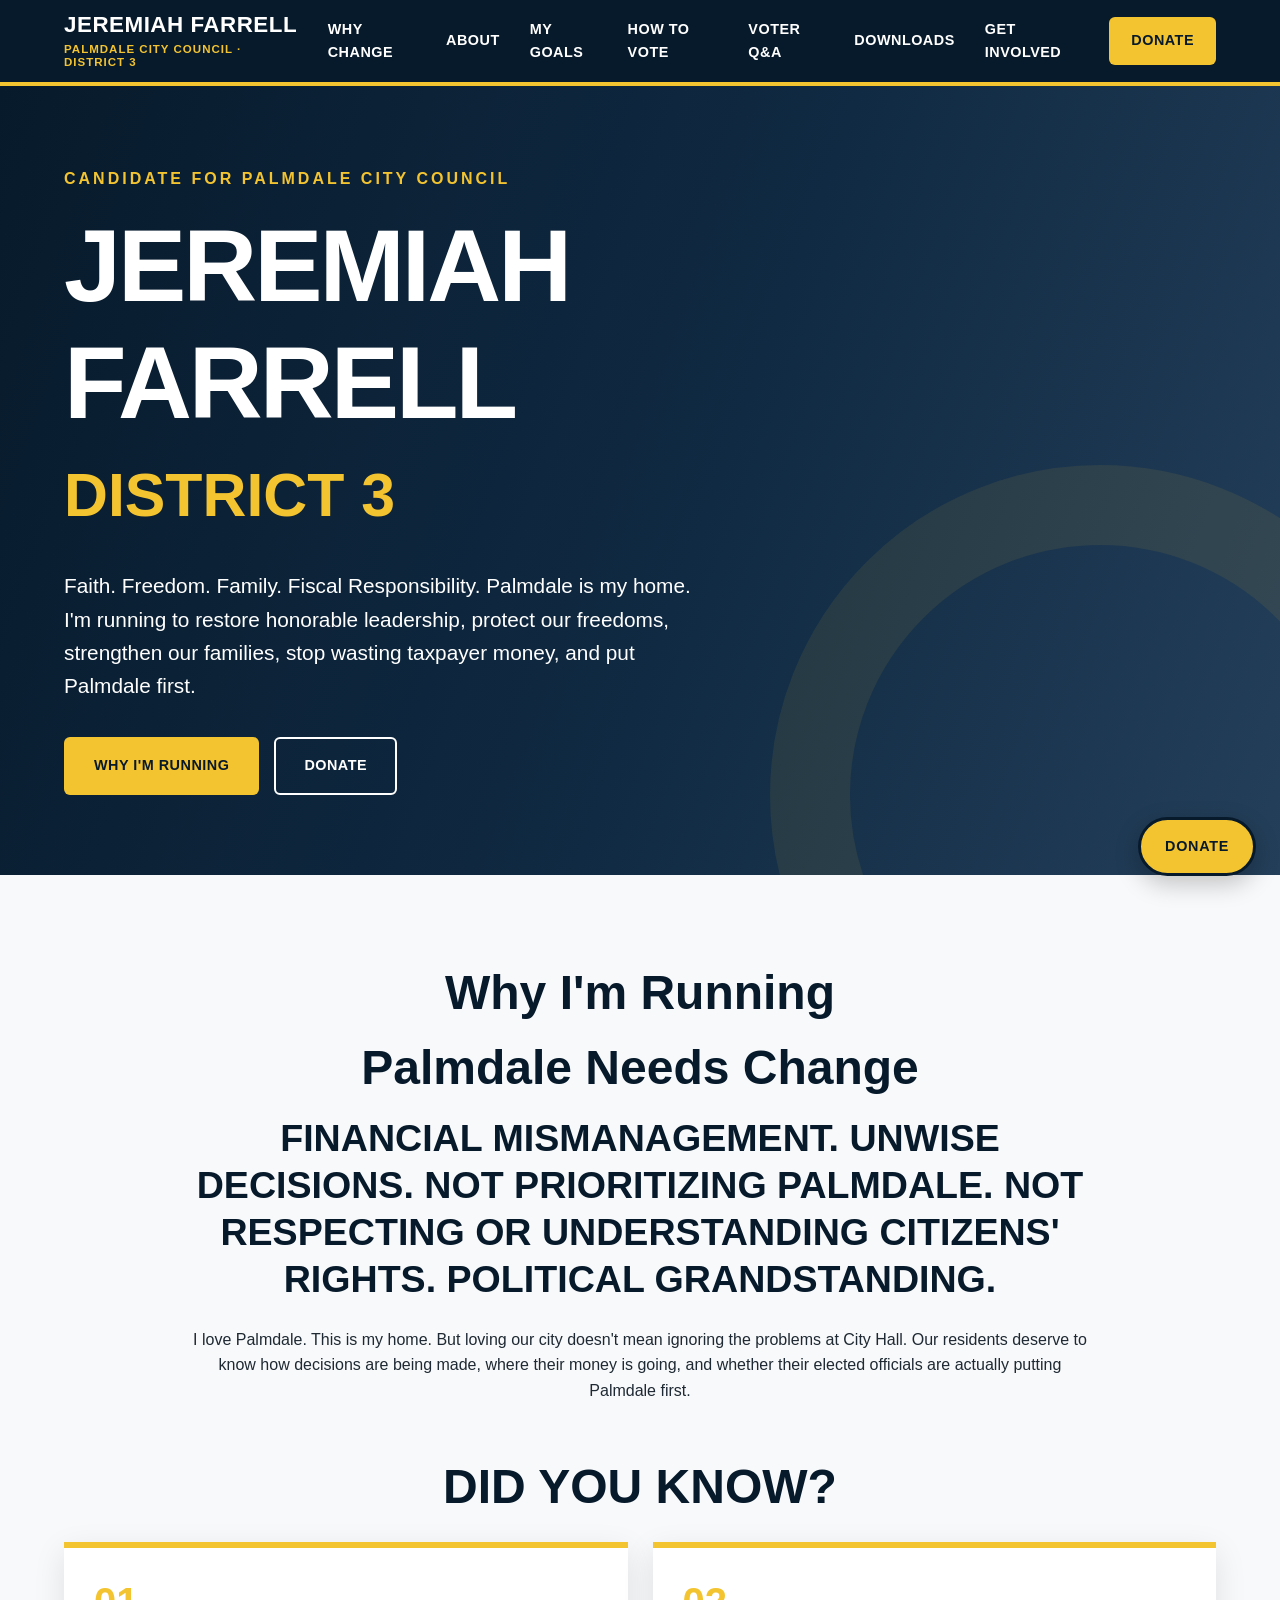
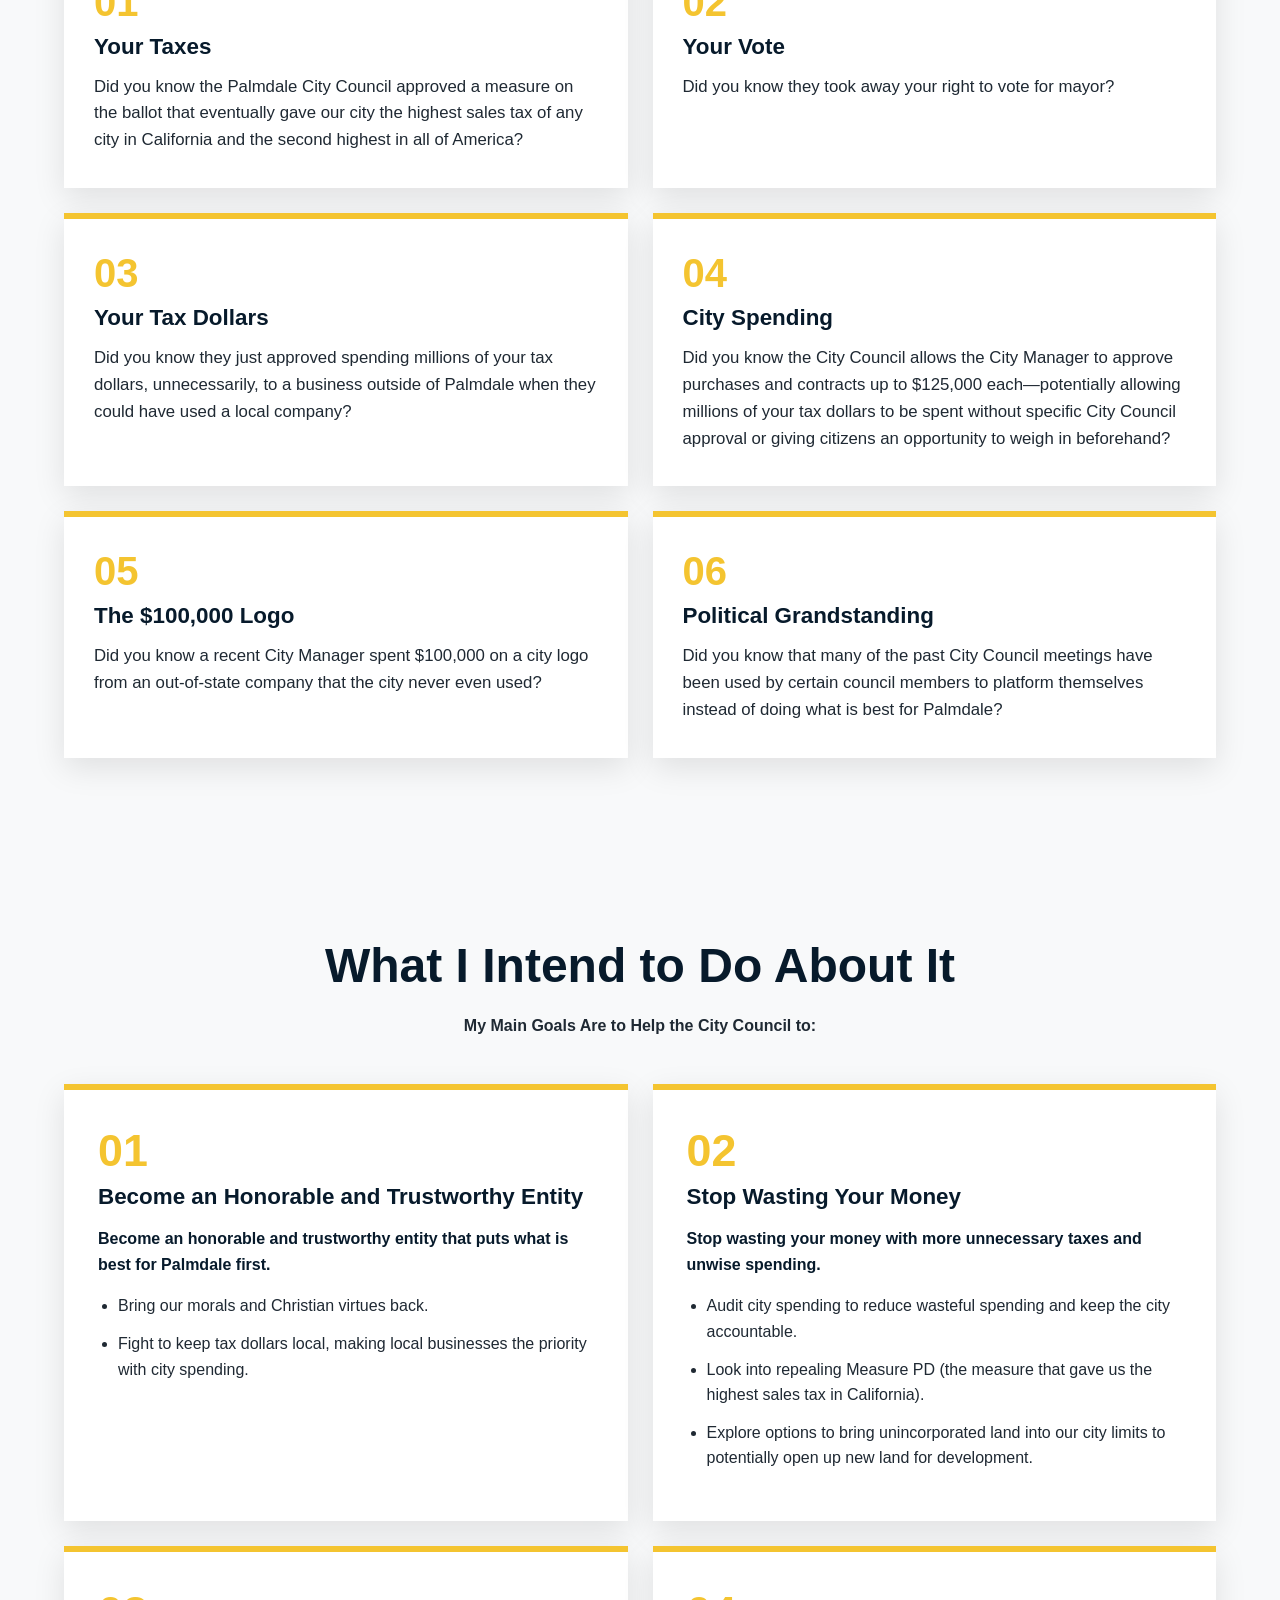
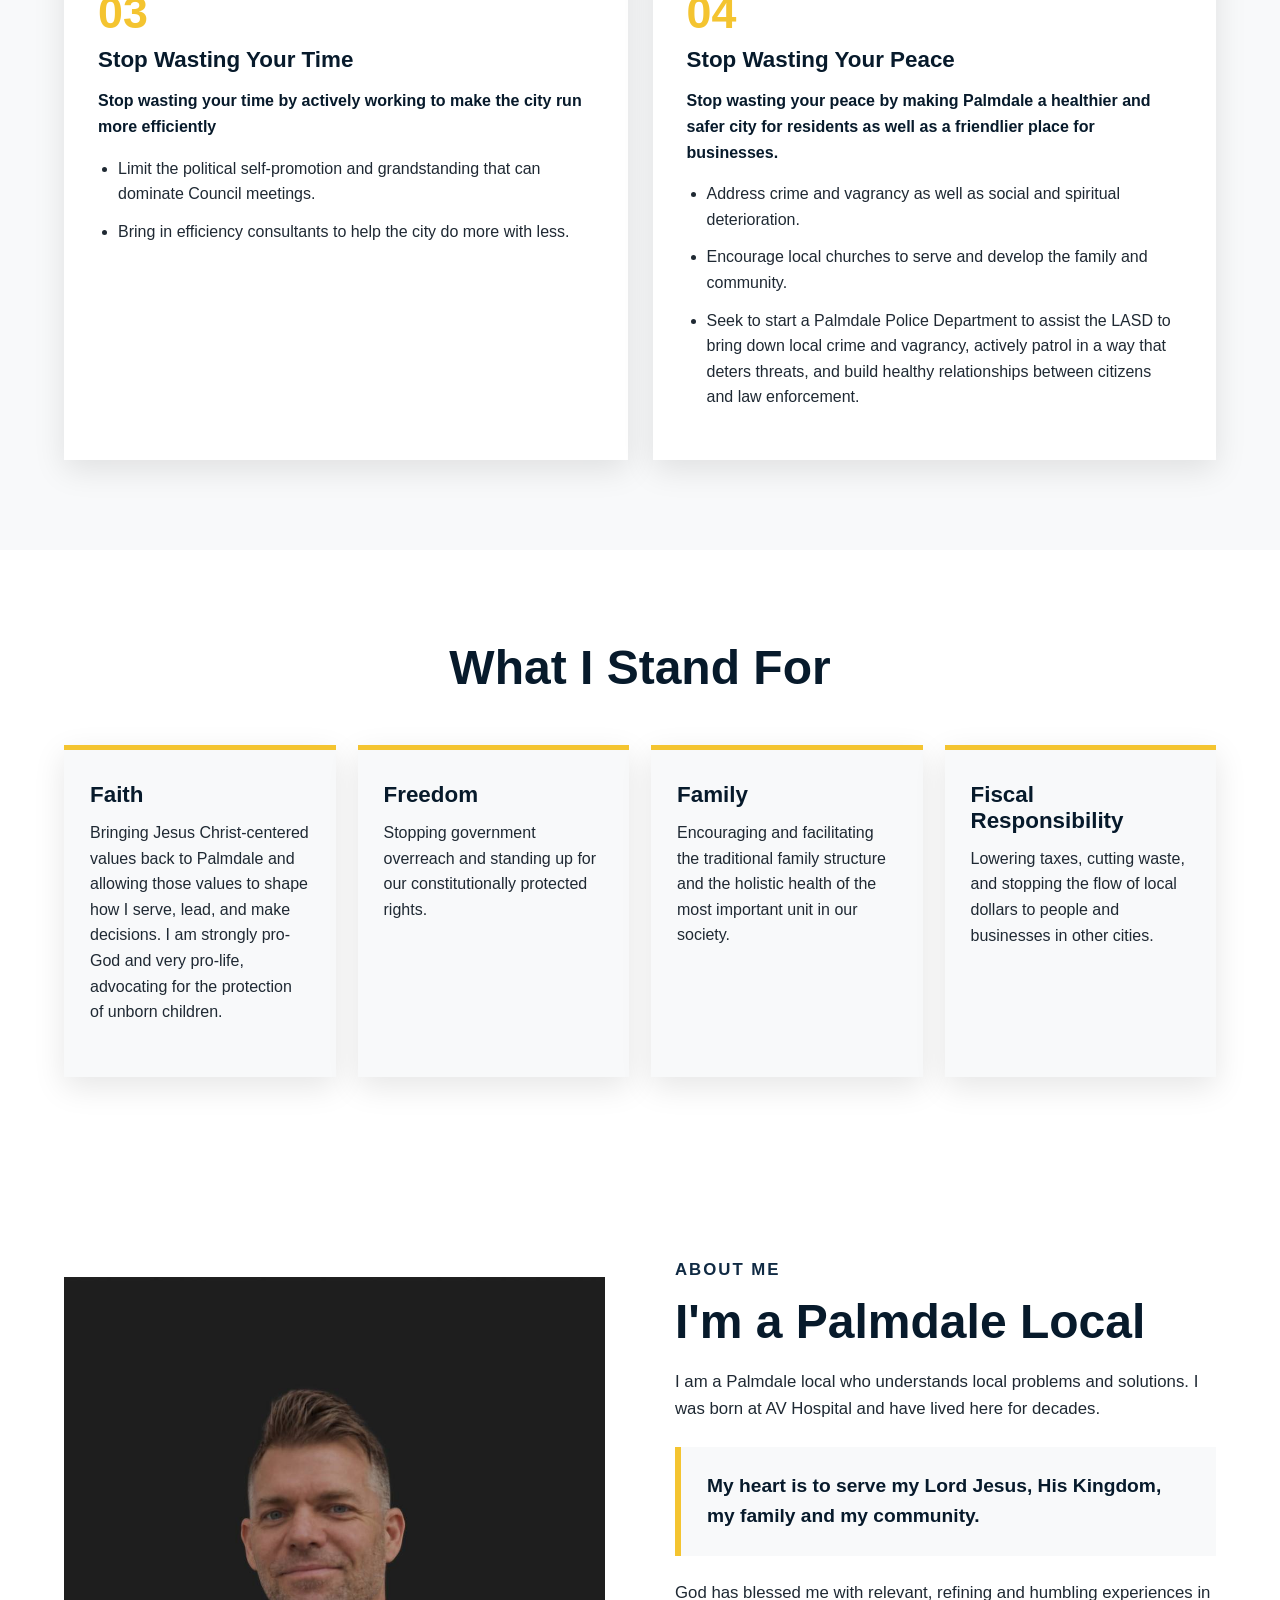
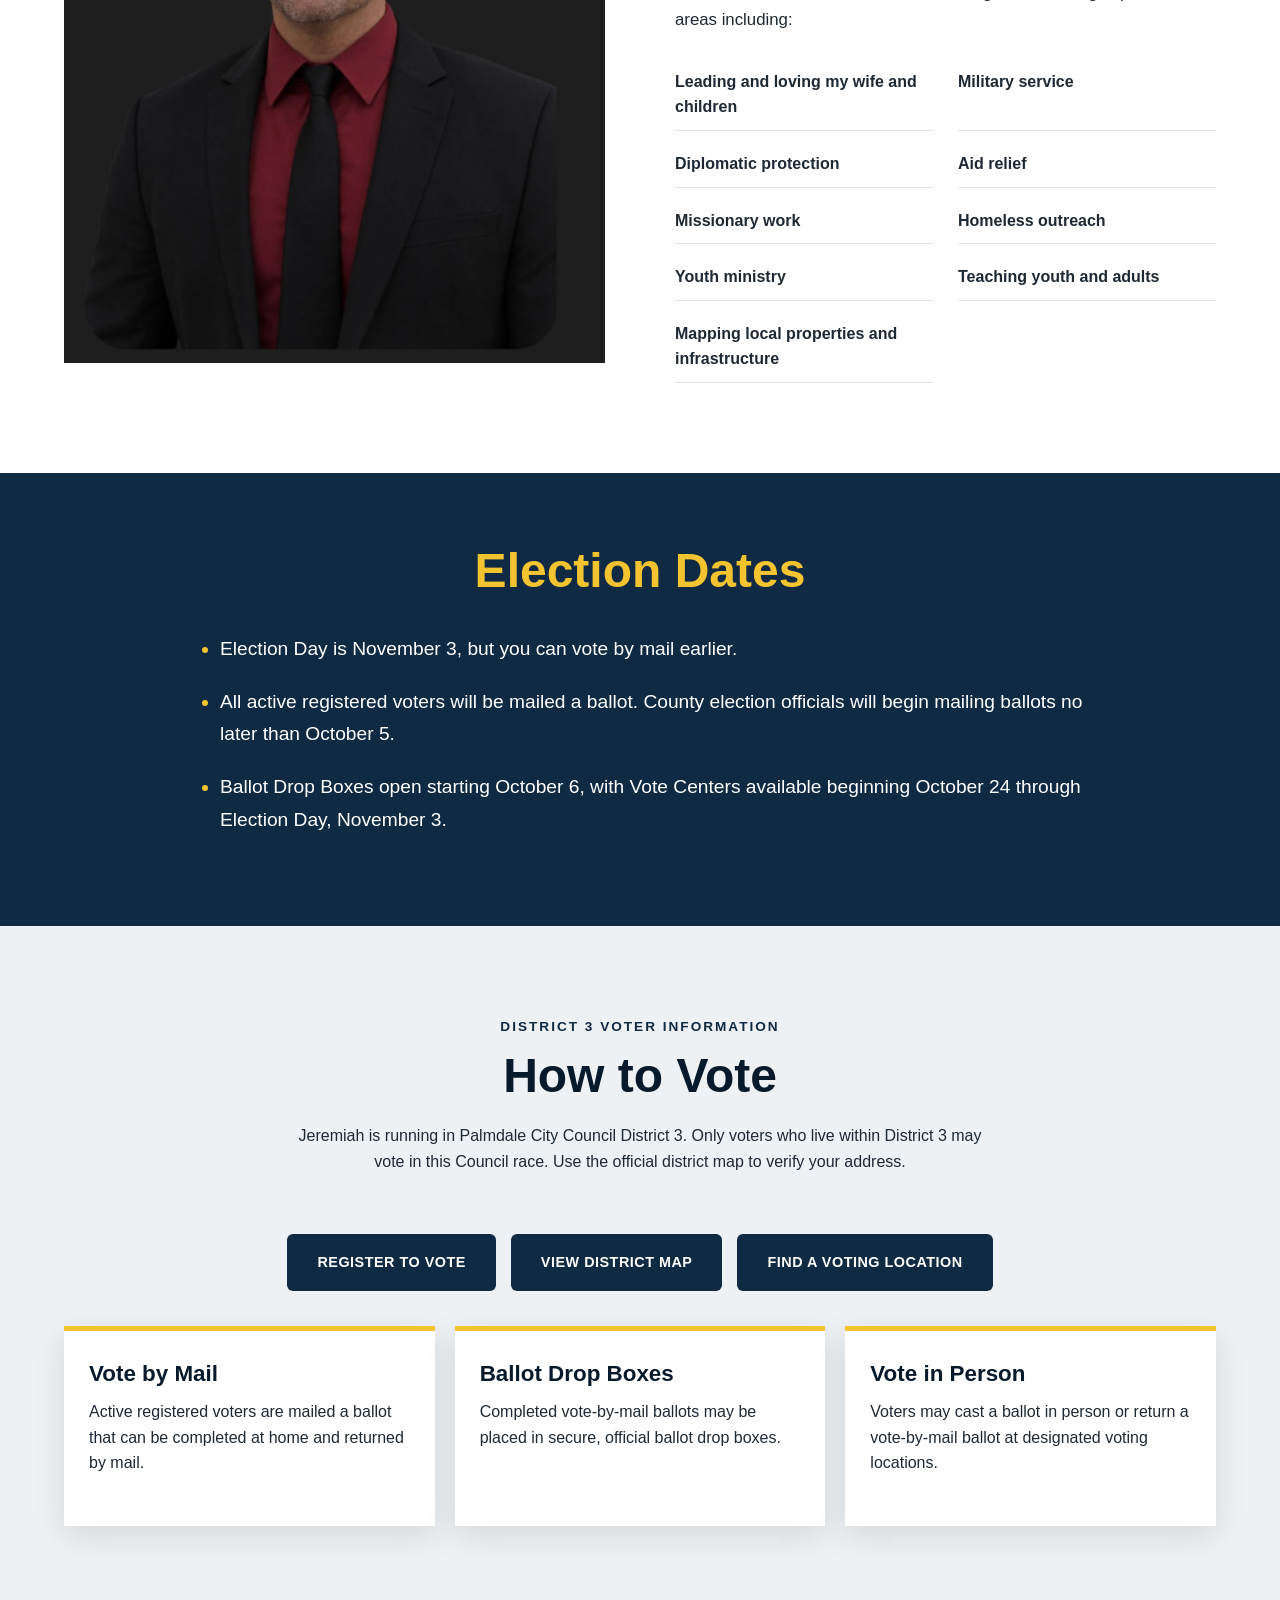
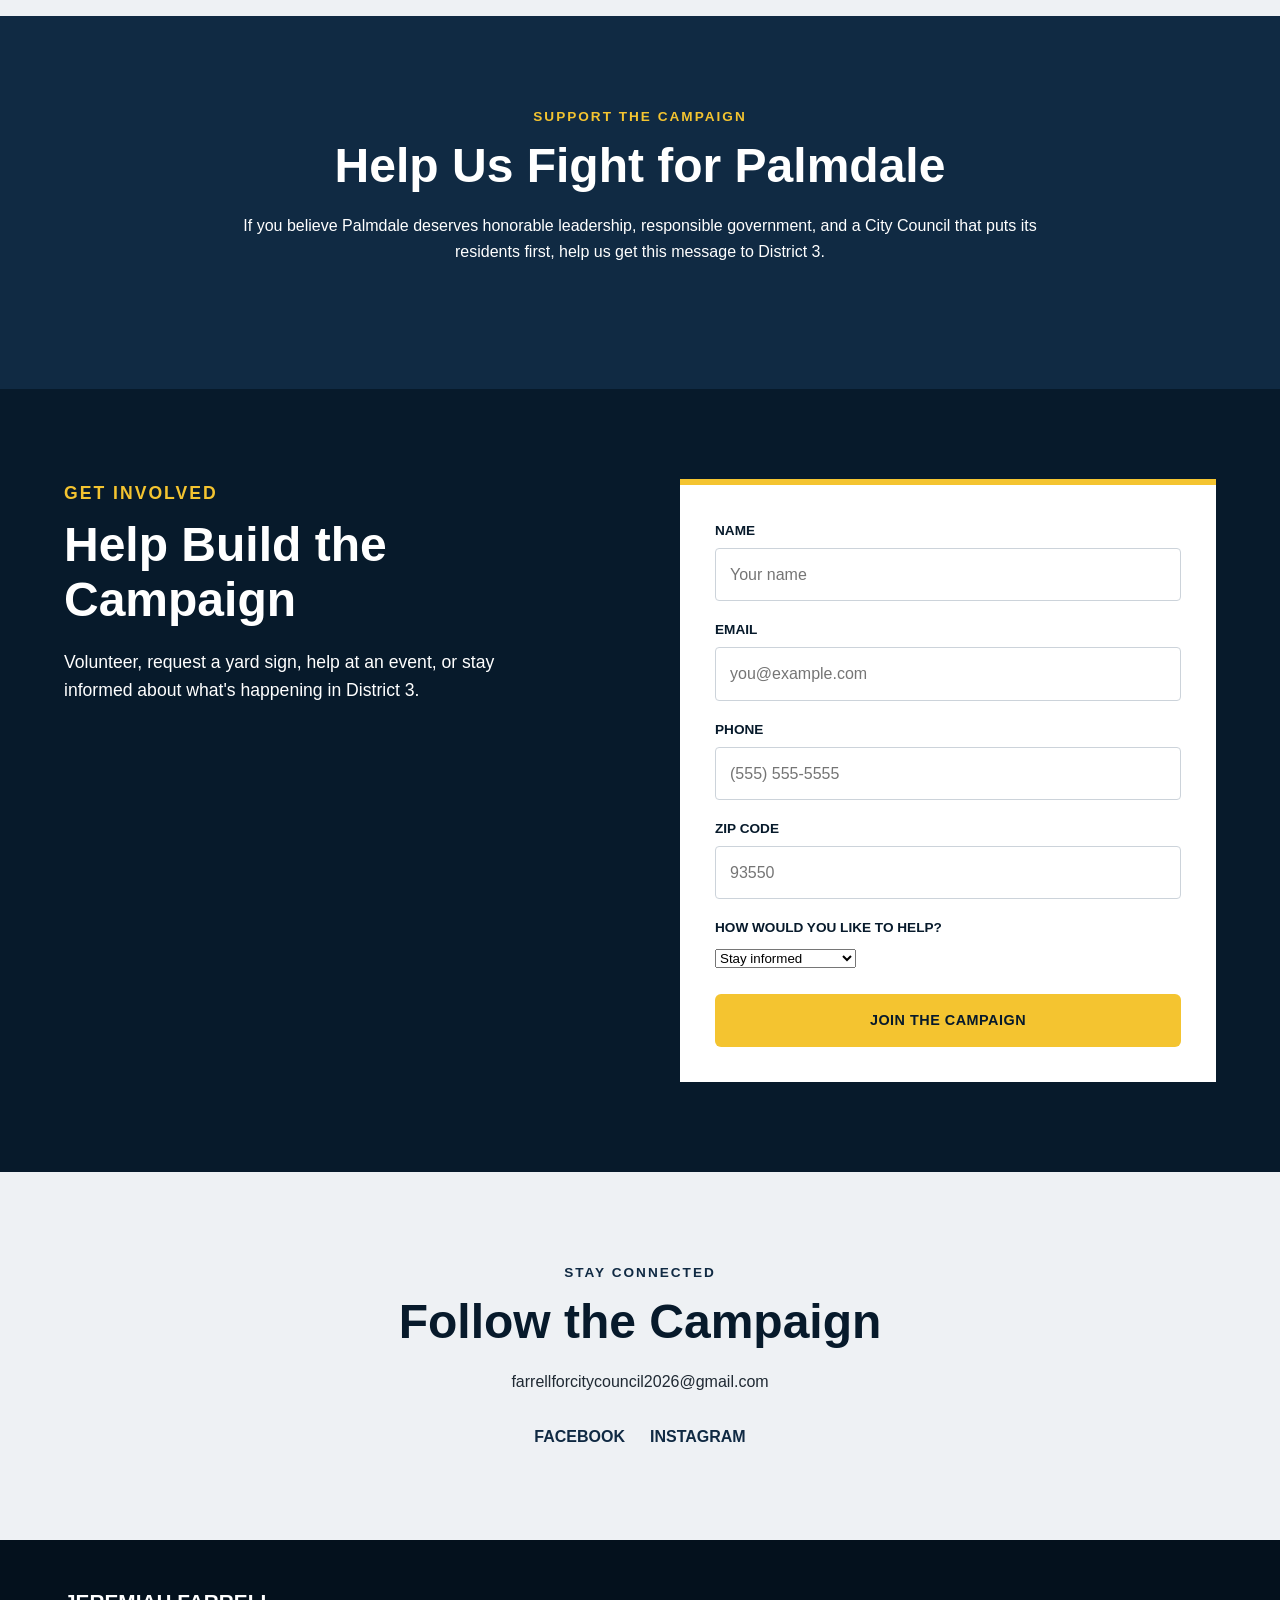
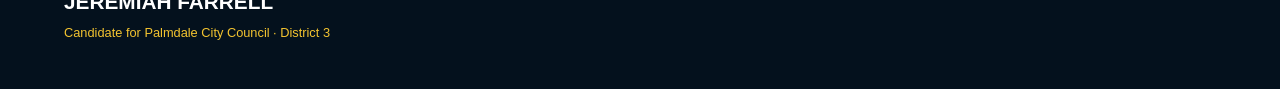
<file: index.html>
<!DOCTYPE html>
<html lang="en">
<head>
    <meta charset="UTF-8">
    <meta name="viewport" content="width=device-width, initial-scale=1.0">
    <title>Jeremiah Farrell for Palmdale City Council District 3</title>
    <meta name="description" content="Jeremiah Farrell for Palmdale City Council District 3.">
    <link rel="stylesheet" href="Styles.css">

    <style>
        .change-section { background-color: var(--off-white); }
        .change-lead { max-width: 900px; margin: 0 auto 45px; text-align: center; }
        .change-statement { margin: 0 auto 24px; max-width: 950px; color: var(--navy-dark); font-size: clamp(1.5rem, 3vw, 2.35rem); font-weight: 900; line-height: 1.25; text-transform: uppercase; }
        .did-you-know-heading { margin: 55px 0 28px; color: var(--navy-dark); font-size: clamp(2rem, 4vw, 3rem); font-weight: 900; text-align: center; text-transform: uppercase; }
        .fact-grid { display: grid; grid-template-columns: repeat(2, 1fr); gap: 25px; }
        .fact-card { position: relative; padding: 34px 30px; background-color: var(--white); border-top: 6px solid var(--yellow); box-shadow: var(--shadow); }
        .fact-number { margin-bottom: 12px; color: var(--yellow); font-size: 2.5rem; font-weight: 900; line-height: 1; }
        .fact-card h3 { margin-bottom: 14px; }
        .fact-card p { margin-bottom: 0; font-size: 1.05rem; }
        .fact-close { max-width: 850px; margin: 35px auto 0; padding: 28px 30px; background-color: var(--navy-dark); color: var(--white); border-bottom: 6px solid var(--yellow); text-align: center; }
        .fact-close strong { color: var(--yellow); }
        .values-section { background-color: var(--white); }
        .values-grid { display: grid; grid-template-columns: repeat(4, 1fr); gap: 22px; }
        .value-card { padding: 32px 26px; border-top: 5px solid var(--yellow); background-color: var(--off-white); box-shadow: var(--shadow); }
        .value-card h3 { margin-bottom: 12px; }
        .candidate-quote { margin: 24px 0; padding: 24px 26px; background-color: var(--off-white); border-left: 6px solid var(--yellow); color: var(--navy-dark); font-size: 1.2rem; font-weight: 800; }
        .experience-list { display: grid; grid-template-columns: 1fr 1fr; gap: 10px 25px; margin: 25px 0 0; padding: 0; list-style: none; }
        .experience-list li { padding: 10px 0; border-bottom: 1px solid #dde3e8; font-weight: 700; }
        .goals-section { background-color: var(--off-white); }
        .goals-intro { max-width: 780px; margin: 0 auto 45px; text-align: center; }
        .goals-grid { display: grid; grid-template-columns: repeat(2, 1fr); gap: 25px; }
        .goal-card { padding: 38px 34px; background-color: var(--white); border-top: 6px solid var(--yellow); box-shadow: var(--shadow); }
        .goal-number { margin-bottom: 12px; color: var(--yellow); font-size: 2.8rem; font-weight: 900; line-height: 1; }
        .goal-card h3 { margin-bottom: 16px; }
        .goal-card p { margin-bottom: 16px; }
        .goal-card ul { padding-left: 20px; }
        .goal-card li { margin-bottom: 12px; }
        .goal-emphasis { color: var(--navy-dark); font-weight: 900; }
        .voting-section { background-color: var(--light-gray); }
        .vote-links { display: flex; flex-wrap: wrap; justify-content: center; gap: 15px; margin-top: 30px; }
        .vote-action-grid { display: grid; grid-template-columns: repeat(3, 1fr); gap: 20px; margin-top: 35px; }
        .vote-card { padding: 30px 25px; background: var(--white); border-top: 5px solid var(--yellow); box-shadow: var(--shadow); }
        .vote-card h3 { margin-bottom: 12px; }
        .donate-section { background-color: var(--navy); color: var(--white); text-align: center; }
        .donate-section h2 { color: var(--white); }
        .donate-options { display: grid; grid-template-columns: 1fr 1fr; gap: 25px; max-width: 850px; margin: 35px auto 0; }
        .donate-option { padding: 35px 28px; background-color: var(--white); color: var(--text); border-top: 6px solid var(--yellow); box-shadow: var(--shadow); }
        .donate-option h3 { margin-bottom: 12px; }
        .donate-email { display: inline-block; margin-top: 8px; color: var(--navy); font-weight: 900; word-break: break-word; }
        .donation-note { max-width: 800px; margin: 28px auto 0; color: #d9e1e8; font-size: 0.85rem; }
        .floating-donate { position: fixed; right: 24px; bottom: 24px; z-index: 1200; padding: 15px 24px; background-color: var(--yellow); color: var(--navy-dark); border: 3px solid var(--navy-dark); border-radius: 999px; box-shadow: 0 8px 25px rgba(0,0,0,0.22); font-size: 0.9rem; font-weight: 900; letter-spacing: 0.7px; text-transform: uppercase; transition: background-color 0.2s ease, transform 0.2s ease; }
        .floating-donate:hover { background-color: var(--yellow-hover); transform: translateY(-3px); }
        @media (max-width: 900px) { .fact-grid, .goals-grid, .donate-options { grid-template-columns: 1fr; } .values-grid { grid-template-columns: repeat(2, 1fr); } .vote-action-grid { grid-template-columns: 1fr; } }
        @media (max-width: 700px) { .values-grid { grid-template-columns: 1fr; } .experience-list { grid-template-columns: 1fr; } .floating-donate { left: 6%; right: 6%; bottom: 14px; text-align: center; } body { padding-bottom: 70px; } }
    </style>
</head>
<body>
<header class="site-header">
    <div class="container header-container">
        <a href="#top" class="campaign-brand">
            <span class="candidate-name">Jeremiah Farrell</span>
            <span class="office-name">Palmdale City Council · District 3</span>
        </a>
        <button class="mobile-menu-button" id="mobileMenuButton" type="button" aria-label="Open navigation menu" aria-expanded="false" aria-controls="mainNavigation">☰</button>
        <nav class="main-navigation" id="mainNavigation">
            <a href="#change">Why Change</a>
            <a href="#about">About</a>
            <a href="#goals">My Goals</a>
            <a href="#vote">How to Vote</a>
            <a href="voter-questions.html">Voter Q&amp;A</a>
            <a href="downloads.html">Downloads</a>
            <a href="#get-involved">Get Involved</a>
            <a href="donate.html" class="nav-donate-button">Donate</a>
        </nav>
    </div>
</header>

<main id="top">
    <section class="hero">
        <div class="hero-overlay"></div>
        <div class="container hero-content">
            <p class="hero-eyebrow">Candidate for Palmdale City Council</p>
            <h1>Jeremiah Farrell</h1>
            <p class="hero-district">District 3</p>
            <p class="hero-message">Faith. Freedom. Family. Fiscal Responsibility. Palmdale is my home. I'm running to restore honorable leadership, protect our freedoms, strengthen our families, stop wasting taxpayer money, and put Palmdale first.</p>
            <div class="hero-buttons">
                <a href="#change" class="button button-primary">Why I'm Running</a>
                <a href="donate.html" class="button button-secondary">Donate</a>
            </div>
        </div>
    </section>

    <section class="section change-section" id="change">
        <div class="container">
            <div class="change-lead">
            <h2>Why I'm Running</h2>
            <h2>Palmdale Needs Change</h2>
                <p class="change-statement">Financial Mismanagement. Unwise Decisions. Not Prioritizing Palmdale. Not Respecting or Understanding Citizens' Rights. Political Grandstanding.</p>
                <p class="se    ction-introduction">I love Palmdale. This is my home. But loving our city doesn't mean ignoring the problems at City Hall. Our residents deserve to know how decisions are being made, where their money is going, and whether their elected officials are actually putting Palmdale first.</p>
            </div>

            <h2 class="did-you-know-heading">Did You Know?</h2>

            <div class="fact-grid">
                <article class="fact-card"><div class="fact-number">01</div><h3>Your Taxes</h3><p>Did you know the Palmdale City Council approved a measure on the ballot that eventually gave our city the highest sales tax of any city in California and the second highest in all of America?</p></article>
                <article class="fact-card"><div class="fact-number">02</div><h3>Your Vote</h3><p>Did you know they took away your right to vote for mayor?</p></article>
                <article class="fact-card"><div class="fact-number">03</div><h3>Your Tax Dollars</h3><p>Did you know they just approved spending millions of your tax dollars, unnecessarily, to a business outside of Palmdale when they could have used a local company?</p></article>
                <article class="fact-card"><div class="fact-number">04</div><h3>City Spending</h3><p>Did you know the City Council allows the City Manager to approve purchases and contracts up to $125,000 each—potentially allowing millions of your tax dollars to be spent without specific City Council approval or giving citizens an opportunity to weigh in beforehand?</p></article>
                <article class="fact-card"><div class="fact-number">05</div><h3>The $100,000 Logo</h3><p>Did you know a recent City Manager spent $100,000 on a city logo from an out-of-state company that the city never even used?</p></article>
                <article class="fact-card"><div class="fact-number">06</div><h3>Political Grandstanding</h3><p>Did you know that many of the past City Council meetings have been used by certain council members to platform themselves instead of doing what is best for Palmdale?</p></article>
            </div>

        </div>
    </section>
    <section class="section goals-section" id="goals">
        <div class="container">
            <div class="goals-intro">
                <!-- <p class="section-label">My Goals for Palmdale</p> -->
                <h2>What I Intend to Do About It</h2>
                <h4>My Main Goals Are to Help the City Council to:</h4>
            </div>
            <div class="goals-grid">
                <article class="goal-card"><div class="goal-number">01</div><h3>Become an Honorable and Trustworthy Entity</h3><p class="goal-emphasis">Become an honorable and trustworthy entity that puts what is best for Palmdale first.</p><ul><li>Bring our morals and Christian virtues back.</li><li>Fight to keep tax dollars local, making local businesses the priority with city spending.</li></ul></article>
                <article class="goal-card"><div class="goal-number">02</div><h3>Stop Wasting Your Money</h3><p class="goal-emphasis">Stop wasting your money with more unnecessary taxes and unwise spending.</p><ul><li>Audit city spending to reduce wasteful spending and keep the city accountable.</li><li>Look into repealing Measure PD (the measure that gave us the highest sales tax in California).</li><li>Explore options to bring unincorporated land into our city limits to potentially open up new land for development.</li></ul></article>
                <article class="goal-card"><div class="goal-number">03</div><h3>Stop Wasting Your Time</h3><p class="goal-emphasis">Stop wasting your time by actively working to make the city run more efficiently</p><ul><li>Limit the political self-promotion and grandstanding that can dominate Council meetings.</li><li>Bring in efficiency consultants to help the city do more with less.</li></ul></article>
                <article class="goal-card"><div class="goal-number">04</div><h3>Stop Wasting Your Peace</h3><p class="goal-emphasis">Stop wasting your peace by making Palmdale a healthier and safer city for residents as well as a friendlier place for businesses.</p><ul><li>Address crime and vagrancy as well as social and spiritual deterioration.</li><li>Encourage local churches to serve and develop the family and community.</li><li>Seek to start a Palmdale Police Department to assist the LASD to bring down local crime and vagrancy, actively patrol in a way that deters threats, and build healthy relationships between citizens and law enforcement.</li></ul></article>
            </div>
        </div>
    </section>
    <section class="section values-section" id="principles">
        <div class="container">
            <div class="section-heading"><h2>What I Stand For</h2></div>
            <div class="values-grid">
                <article class="value-card"><h3>Faith</h3><p>Bringing Jesus Christ-centered values back to Palmdale and allowing those values to shape how I serve, lead, and make decisions.  I am strongly pro-God and very pro-life, advocating for the protection of unborn children.</p></article>
                <article class="value-card"><h3>Freedom</h3><p>Stopping government overreach and standing up for our constitutionally protected rights.</p></article>
                <article class="value-card"><h3>Family</h3><p>Encouraging and facilitating the traditional family structure and the holistic health of the most important unit in our society.</p></article>
                <article class="value-card"><h3>Fiscal Responsibility</h3><p>Lowering taxes, cutting waste, and stopping the flow of local dollars to people and businesses in other cities.</p></article>
            </div>
        </div>
    </section>

    <section class="section candidate-section" id="about">
        <div class="container candidate-layout">
            <div class="candidate-photo">
                    <img
        src="jeremiah.jpg"
        alt="Jeremiah Farrell"
        class="candidate-image">
            </div>
            <div class="candidate-content">
                <p class="section-label">About Me</p>
                <h2>I'm a Palmdale Local</h2>
                <p>I am a Palmdale local who understands local problems and solutions. I was born at AV Hospital and have lived here for decades.</p>
                <!-- <p>I work locally as a teacher for various subjects including U.S. and world history, physical education, and archery. I also teach land surveying at the college level and work in the land surveying industry.</p> -->
                <div class="candidate-quote">My heart is to serve my Lord Jesus, His Kingdom, my family and my community.</div>
                <p>God has blessed me with relevant, refining and humbling experiences in areas including:</p>
                <ul class="experience-list">
                    <li>Leading and loving my wife and children</li><li>Military service</li><li>Diplomatic protection</li><li>Aid relief</li><li>Missionary work</li><li>Homeless outreach</li><li>Youth ministry</li><li>Teaching youth and adults</li><li>Mapping local properties and infrastructure</li>
                </ul>
            </div>
        </div>
    </section>


<!-- Election Dates -->
<section class="section election-dates-section">
    <div class="container">

        <h2>Election Dates</h2>

        <ul class="election-dates-list">
            <li>
                Election Day is November 3, but you can vote by mail earlier.
            </li>

            <li>
                All active registered voters will be mailed a ballot. County election officials will begin mailing ballots no later than October 5.
            </li>

            <li>
                Ballot Drop Boxes open starting October 6, with Vote Centers available beginning October 24 through Election Day, November 3.
            </li>
        </ul>

    </div>
</section>
    <section class="section voting-section" id="vote">
        <div class="container">
            <div class="section-heading"><p class="section-label">District 3 Voter Information</p><h2>How to Vote</h2><p>Jeremiah is running in Palmdale City Council District 3. Only voters who live within District 3 may vote in this Council race. Use the official district map to verify your address.</p></div>
            <div class="vote-links">
                <a href="https://registertovote.ca.gov/" target="_blank" rel="noopener" class="button button-dark">Register to Vote</a>
                <a href="https://experience.arcgis.com/experience/6edf67c9fa5d4548815a4a8cc00468cb/" target="_blank" rel="noopener" class="button button-dark">View District Map</a>
                <a href="https://www.sos.ca.gov/elections/polling-place" target="_blank" rel="noopener" class="button button-dark">Find a Voting Location</a>
            </div>
            <div class="vote-action-grid">
                <article class="vote-card"><h3>Vote by Mail</h3><p>Active registered voters are mailed a ballot that can be completed at home and returned by mail.</p></article>
                <article class="vote-card"><h3>Ballot Drop Boxes</h3><p>Completed vote-by-mail ballots may be placed in secure, official ballot drop boxes.</p></article>
                <article class="vote-card"><h3>Vote in Person</h3><p>Voters may cast a ballot in person or return a vote-by-mail ballot at designated voting locations.</p></article>
            </div>
        </div>
    </section>

    <section class="section donate-section" id="donate">
        <div class="container narrow-container">
            <p class="section-label section-label-light">Support the Campaign</p>
            <h2>Help Us Fight for Palmdale</h2>
            <p>If you believe Palmdale deserves honorable leadership, responsible government, and a City Council that puts its residents first, help us get this message to District 3.</p>
            <div class="donate-options">
            <!-- </div>
            <p class="donation-note">Campaign contribution disclaimer and any legally required donor eligibility, reporting, or contribution-limit language should be added here before accepting contributions through the published website.</p>
        </div> -->
    </section>

    <section class="section involvement-section" id="get-involved">
        <div class="container involvement-container">
            <div class="involvement-message"><p class="section-label section-label-light">Get Involved</p><h2>Help Build the Campaign</h2><p>Volunteer, request a yard sign, help at an event, or stay informed about what's happening in District 3.</p></div>
            <form
    class="signup-form"
    action="https://api.web3forms.com/submit"
    method="POST"
>

    <input
        type="hidden"
        name="access_key"
        value="43442ce3-ae8c-46fc-97e9-3e813e63bcd2"
    >

    <input
        type="hidden"
        name="subject"
        value="New Get Involved Submission - Jeremiah Farrell Campaign"
    >

    <div class="form-group">
        <label for="name">Name</label>

        <input
            type="text"
            id="name"
            name="name"
            placeholder="Your name"
            required
        >
    </div>

    <div class="form-group">
        <label for="email">Email</label>

        <input
            type="email"
            id="email"
            name="email"
            placeholder="you@example.com"
            required
        >
    </div>

    <div class="form-group">
        <label for="phone">Phone</label>

        <input
            type="tel"
            id="phone"
            name="phone"
            placeholder="(555) 555-5555"
        >
    </div>

    <div class="form-group">
        <label for="zipcode">ZIP Code</label>

        <input
            type="text"
            id="zipcode"
            name="zipcode"
            placeholder="93550"
        >
    </div>

    <div class="form-group">
        <label for="interest">How would you like to help?</label>

        <select id="interest" name="interest">
            <option value="Stay informed">Stay informed</option>
            <option value="Volunteer">Volunteer</option>
            <option value="Yard sign">Request a yard sign</option>
            <option value="Events">Help at events</option>
            <option value="Other">Other</option>
        </select>
    </div>

    <button
        type="submit"
        class="button button-primary form-submit-button"
    >
        Join the Campaign
    </button>

        </div>
    </section>

    <section class="section contact-section" id="contact">
        <div class="container narrow-container">
            <p class="section-label">Stay Connected</p>
            <h2>Follow the Campaign</h2>
            <p>farrellforcitycouncil2026@gmail.com</p>
            <div class="social-links"><a href="#">Facebook</a><a href="#">Instagram</a></div>
        </div>
    </section>
</main>

<a href="donate.html" class="floating-donate">Donate</a>

<footer class="site-footer">
    <div class="container footer-container">
        <div><div class="footer-candidate-name">Jeremiah Farrell</div><div class="footer-office">Candidate for Palmdale City Council · District 3</div></div>
        <!-- <div class="footer-disclaimer"><p>Campaign disclaimer placeholder.</p><p>© 2026 Jeremiah Farrell for Palmdale City Council.</p></div> -->
    </div>
</footer>

<script>
const mobileMenuButton = document.getElementById("mobileMenuButton");
const mainNavigation = document.getElementById("mainNavigation");
if (mobileMenuButton && mainNavigation) {
    mobileMenuButton.addEventListener("click", function () {
        const isOpen = mainNavigation.classList.toggle("active");
        mobileMenuButton.setAttribute("aria-expanded", isOpen ? "true" : "false");
    });
    mainNavigation.querySelectorAll("a").forEach(function(link) {
        link.addEventListener("click", function () {
            mainNavigation.classList.remove("active");
            mobileMenuButton.setAttribute("aria-expanded", "false");
        });
    });
}
</script>
</body>
</html>
</file>
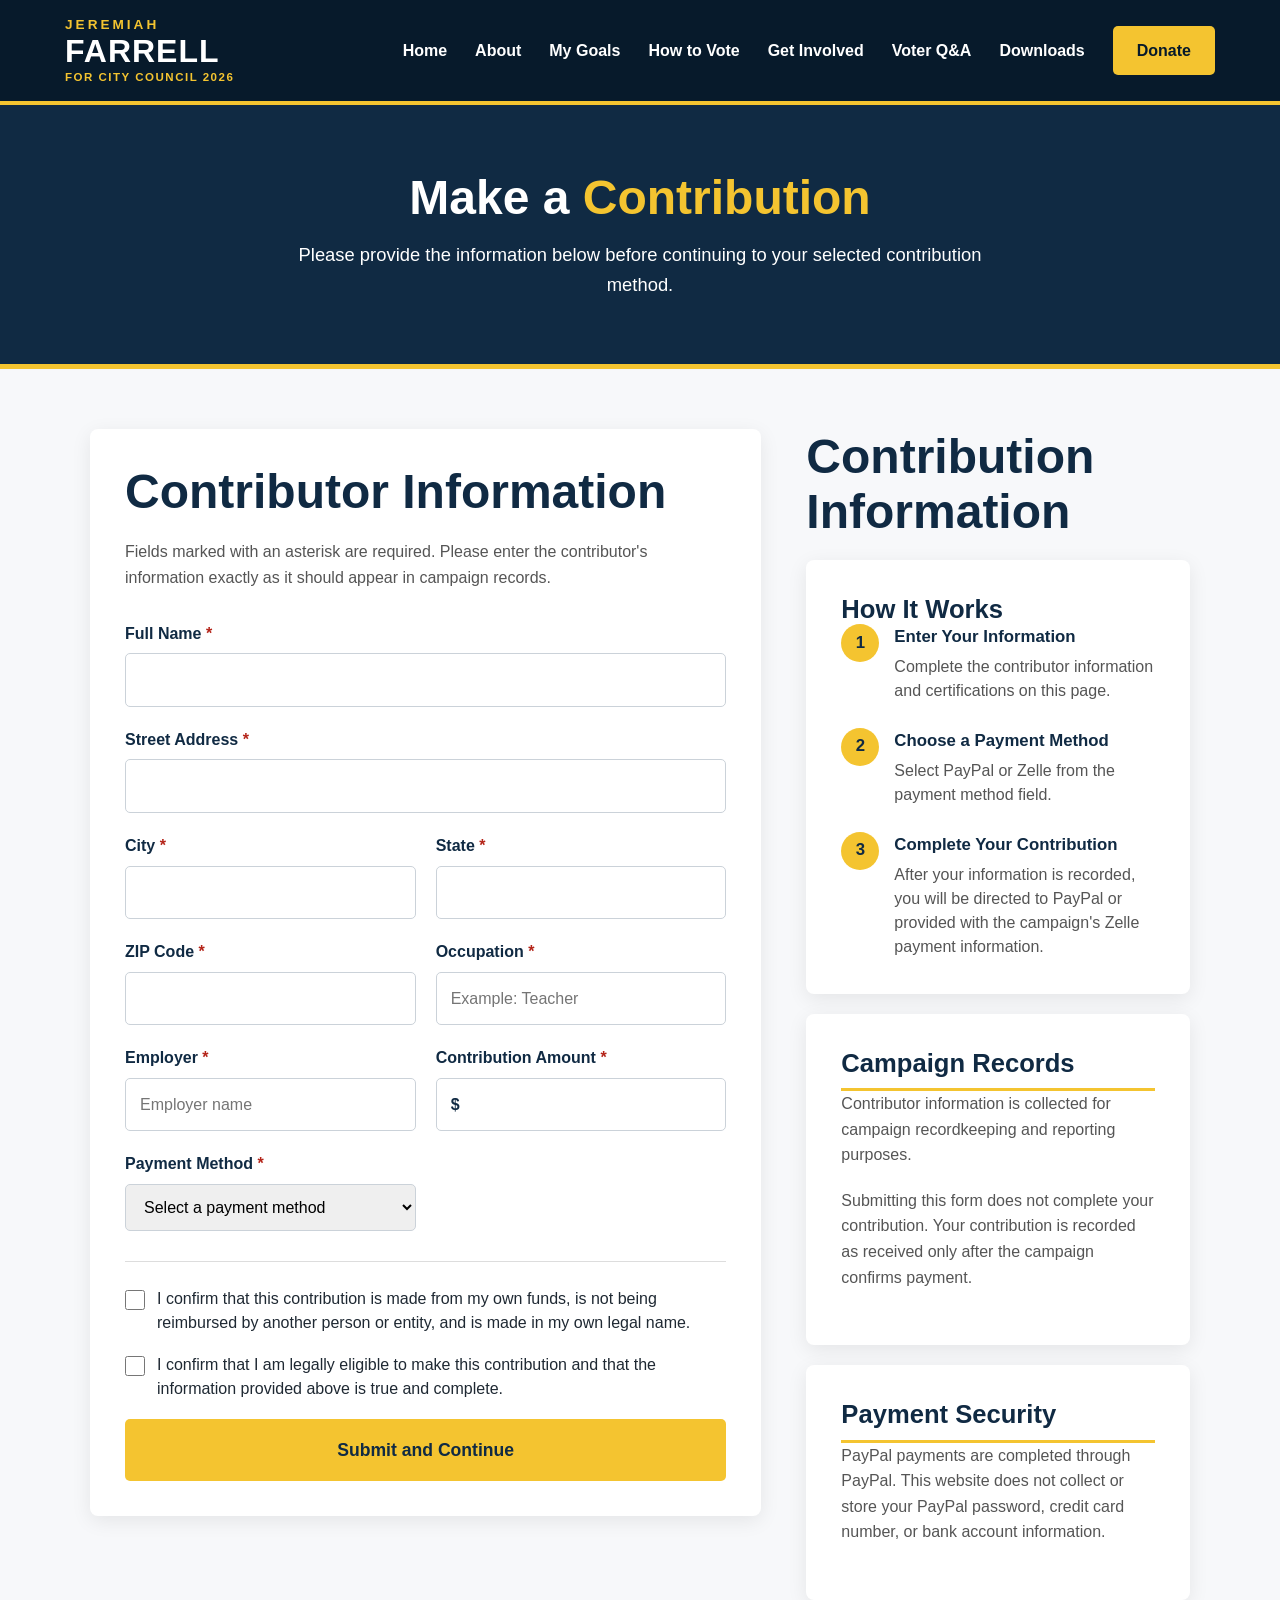
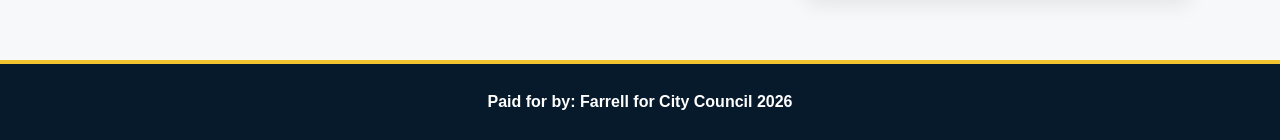
<file: donate.html>
<!DOCTYPE html>
<html lang="en">
<head>
    <meta charset="UTF-8">
    <meta name="viewport" content="width=device-width, initial-scale=1.0">

    <title>Donate | Jeremiah Farrell for City Council 2026</title>

    <link rel="stylesheet" href="Styles.css">

    <style>
        /* =========================================
           DONATION PAGE
           ========================================= */

        .donation-hero {
            background: var(--navy);
            color: var(--white);
            text-align: center;
            padding: 65px 20px;
            border-bottom: 5px solid var(--yellow);
        }

        .donation-hero h1 {
            color: var(--white);
            font-size: 3rem;
            margin-bottom: 15px;
        }

        .donation-hero h1 span {
            color: var(--yellow);
        }

        .donation-hero p {
            max-width: 750px;
            margin: 0 auto;
            font-size: 1.15rem;
            line-height: 1.6;
        }
/* =========================================
   DONATION PAGE HEADER
   ========================================= */

.donate-header {
    background: var(--navy-dark);
    border-bottom: 4px solid var(--yellow);
    width: 100%;
}

.donate-header-inner {
    max-width: 1200px;
    margin: 0 auto;
    padding: 18px 25px;

    display: flex;
    align-items: center;
    justify-content: space-between;
    gap: 40px;
}

/* Campaign Name */

.donate-brand {
    display: flex;
    flex-direction: column;
    text-decoration: none;
    color: var(--white);
    line-height: 1;
    min-width: 220px;
}

.donate-brand-first {
    font-size: 0.85rem;
    font-weight: 700;
    letter-spacing: 3px;
    color: var(--yellow);
    margin-bottom: 3px;
}

.donate-brand-last {
    font-size: 2rem;
    font-weight: 900;
    letter-spacing: 1px;
    color: var(--white);
}

.donate-brand-office {
    font-size: 0.72rem;
    font-weight: 700;
    letter-spacing: 1.5px;
    color: var(--yellow);
    margin-top: 5px;
}


/* Navigation */

.donate-nav {
    display: flex;
    align-items: center;
    gap: 28px;
}

.donate-nav a {
    color: var(--white);
    text-decoration: none;
    font-weight: 600;
    white-space: nowrap;
    transition: color 0.2s ease;
}

.donate-nav a:hover {
    color: var(--yellow);
}


/* Donate Button */

.donate-nav .donate-nav-button {
    background: var(--yellow);
    color: var(--navy-dark);
    padding: 12px 24px;
    border-radius: 5px;
    font-weight: 800;
}

.donate-nav .donate-nav-button:hover {
    background: var(--yellow-hover);
    color: var(--navy-dark);
}


/* Mobile */

@media (max-width: 850px) {

    .donate-header-inner {
        flex-direction: column;
        align-items: flex-start;
        gap: 18px;
    }

    .donate-nav {
        width: 100%;
        flex-wrap: wrap;
        gap: 15px 20px;
    }

    .donate-nav .donate-nav-button {
        margin-left: auto;
    }
}


@media (max-width: 600px) {

    .donate-header-inner {
        padding: 15px 20px;
    }

    .donate-brand-last {
        font-size: 1.7rem;
    }

    .donate-nav {
        font-size: 0.9rem;
    }
}
        .donation-page {
            background: #f7f8fa;
            padding: 60px 20px;
        }

        .donation-wrapper {
            max-width: 1100px;
            margin: 0 auto;
            display: grid;
            grid-template-columns: 1.4fr 0.8fr;
            gap: 45px;
            align-items: start;
        }

        .donation-form-card,
        .payment-card {
            background: var(--white);
            border-radius: 8px;
            padding: 35px;
            box-shadow: 0 5px 20px rgba(0, 0, 0, 0.08);
        }

        .donation-form-card h2,
        .payment-column h2 {
            color: var(--navy);
            margin-top: 0;
        }

        .donation-intro {
            color: #555;
            line-height: 1.6;
            margin-bottom: 30px;
        }

        .donation-form-grid {
            display: grid;
            grid-template-columns: 1fr 1fr;
            gap: 20px;
        }

        .donation-field {
            display: flex;
            flex-direction: column;
        }

        .donation-field.full-width {
            grid-column: 1 / -1;
        }

        .donation-field label {
            color: var(--navy);
            font-weight: 700;
            margin-bottom: 7px;
        }

        .donation-field input,
        .donation-field select {
            width: 100%;
            padding: 13px 14px;
            border: 1px solid #cbd2d9;
            border-radius: 5px;
            font: inherit;
            box-sizing: border-box;
        }

        .donation-field input:focus,
        .donation-field select:focus {
            outline: 2px solid var(--yellow);
            border-color: var(--navy);
        }

        .required {
            color: #b42318;
        }

        .amount-wrapper {
            position: relative;
        }

        .amount-wrapper span {
            position: absolute;
            left: 15px;
            top: 50%;
            transform: translateY(-50%);
            font-weight: 700;
            color: var(--navy);
        }

        .amount-wrapper input {
            padding-left: 32px;
        }

        .certifications {
            margin-top: 30px;
            border-top: 1px solid #ddd;
            padding-top: 25px;
        }

        .certification {
            display: flex;
            gap: 12px;
            align-items: flex-start;
            margin-bottom: 18px;
            line-height: 1.5;
        }

        .certification input {
            width: 20px;
            height: 20px;
            flex: 0 0 auto;
            margin-top: 3px;
        }

        .payment-column > p {
            color: #555;
            line-height: 1.6;
        }

        .payment-card {
            margin-top: 20px;
            text-align: center;
        }

        .payment-card h3 {
            color: var(--navy);
            font-size: 1.6rem;
            margin-top: 0;
        }

        .payment-card p {
            line-height: 1.6;
            color: #555;
        }

        .payment-button {
            display: block;
            width: 100%;
            box-sizing: border-box;
            margin-top: 20px;
            padding: 15px 20px;
            border: 0;
            border-radius: 5px;
            font: inherit;
            font-weight: 700;
            font-size: 1rem;
            cursor: pointer;
            text-decoration: none;
        }

        .paypal-button {
            background: var(--navy);
            color: var(--white);
        }

        .zelle-button {
            background: var(--yellow);
            color: var(--navy);
        }

        .payment-button:disabled {
            opacity: 0.55;
            cursor: not-allowed;
        }

        .payment-note {
            font-size: 0.88rem;
            margin-top: 20px;
            color: #666;
        }

        .donation-submit {
            grid-column: 1 / -1;
            margin-top: 10px;
        }

        .donation-submit button {
            width: 100%;
            background: var(--yellow);
            color: var(--navy);
            border: none;
            padding: 17px 25px;
            border-radius: 5px;
            font-size: 1.1rem;
            font-weight: 800;
            cursor: pointer;
        }

        .donation-submit button:hover {
            background: var(--yellow-hover);
        }

        .campaign-paid-for {
            background: var(--navy-dark);
            color: var(--white);
            text-align: center;
            padding: 25px 20px;
            border-top: 4px solid var(--yellow);
        }

        .campaign-paid-for p {
            margin: 0;
            font-weight: 600;
        }

        @media (max-width: 850px) {
            .donation-wrapper {
                grid-template-columns: 1fr;
            }

            .donation-hero h1 {
                font-size: 2.3rem;
            }
        }

        @media (max-width: 600px) {
            .donation-form-grid {
                grid-template-columns: 1fr;
            }

            .donation-field.full-width {
                grid-column: auto;
            }

            .donation-submit {
                grid-column: auto;
            }

            .donation-form-card,
            .payment-card {
                padding: 25px 20px;
            }
        }
        /* =========================================
   CONTRIBUTION INFORMATION
   ========================================= */

.contribution-info-card {
    text-align: left;
}

.contribution-step {
    display: flex;
    align-items: flex-start;
    gap: 15px;
    margin-bottom: 25px;
}

.contribution-step:last-child {
    margin-bottom: 0;
}

.step-number {
    display: flex;
    align-items: center;
    justify-content: center;

    flex: 0 0 38px;
    width: 38px;
    height: 38px;

    background: var(--yellow);
    color: var(--navy);

    border-radius: 50%;

    font-weight: 900;
    font-size: 1.05rem;
}

.contribution-step strong {
    display: block;
    color: var(--navy);
    font-size: 1.05rem;
    margin-bottom: 4px;
}

.contribution-step p {
    margin: 0;
    color: #555;
    line-height: 1.5;
}

.contribution-record-card,
.contribution-security-card {
    text-align: left;
}

.contribution-record-card h3,
.contribution-security-card h3 {
    border-bottom: 3px solid var(--yellow);
    padding-bottom: 10px;
}
    </style>
<script 
  src="https://www.paypal.com/sdk/js?client-id=BAAkLCBsSqIdY5RVqtu10fCoNAvQh7YnT6lSddqKuR0xE5s2GUV5mDJ8KNLhWufvVlHPoPsCxicPm28FX0&components=hosted-buttons&enable-funding=venmo&currency=USD">
</script>
</head>

<body>

<!-- DONATION PAGE HEADER -->
<header class="donate-header">
    <div class="donate-header-inner">

        <a href="index.html" class="donate-brand">
            <span class="donate-brand-first">JEREMIAH</span>
            <span class="donate-brand-last">FARRELL</span>
            <span class="donate-brand-office">FOR CITY COUNCIL 2026</span>
        </a>

        <nav class="donate-nav">
            <a href="index.html">Home</a>
            <a href="index.html#about">About</a>
            <a href="index.html#goals">My Goals</a>
            <a href="index.html#how-to-vote">How to Vote</a>
            <a href="index.html#get-involved">Get Involved</a>
            <a href="voter-questions.html">Voter Q&amp;A</a>
            <a href="downloads.html">Downloads</a>
            <a href="donate.html" class="donate-nav-button">
                Donate
            </a>
        </nav>

    </div>
</header>

    <!-- DONATION HERO -->
    <section class="donation-hero">

        <h1>
            Make a <span>Contribution</span>
        </h1>

        <p>
            Please provide the information below before continuing
            to your selected contribution method.
        </p>

    </section>


    <!-- DONATION FORM -->
    <main class="donation-page">

        <div class="donation-wrapper">

            <section class="donation-form-card">

                <h2>Contributor Information</h2>

                <p class="donation-intro">
                    Fields marked with an asterisk are required.
                    Please enter the contributor's information exactly
                    as it should appear in campaign records.
                </p>

                <!--
                    Payment processing is intentionally NOT connected yet.
                    We will connect this form to the campaign's recordkeeping
                    process before enabling PayPal or Zelle.
                -->

                <form id="donation-form">

                    <div class="donation-form-grid">

                        <div class="donation-field full-width">
                            <label for="full-name">
                                Full Name <span class="required">*</span>
                            </label>

                            <input
                                type="text"
                                id="full-name"
                                name="full_name"
                                autocomplete="name"
                                required
                            >
                        </div>


                        <div class="donation-field full-width">
                            <label for="street-address">
                                Street Address <span class="required">*</span>
                            </label>

                            <input
                                type="text"
                                id="street-address"
                                name="street_address"
                                autocomplete="street-address"
                                required
                            >
                        </div>


                        <div class="donation-field">
                            <label for="city">
                                City <span class="required">*</span>
                            </label>

                            <input
                                type="text"
                                id="city"
                                name="city"
                                autocomplete="address-level2"
                                required
                            >
                        </div>


                        <div class="donation-field">
                            <label for="state">
                                State <span class="required">*</span>
                            </label>

                            <input
                                type="text"
                                id="state"
                                name="state"
                                autocomplete="address-level1"
                                required
                            >
                        </div>


                        <div class="donation-field">
                            <label for="zip">
                                ZIP Code <span class="required">*</span>
                            </label>

                            <input
                                type="text"
                                id="zip"
                                name="zip"
                                autocomplete="postal-code"
                                inputmode="numeric"
                                required
                            >
                        </div>


                        <div class="donation-field">
                            <label for="occupation">
                                Occupation <span class="required">*</span>
                            </label>

                            <input
                                type="text"
                                id="occupation"
                                name="occupation"
                                placeholder="Example: Teacher"
                                required
                            >
                        </div>


                        <div class="donation-field">
                            <label for="employer">
                                Employer <span class="required">*</span>
                            </label>

                            <input
                                type="text"
                                id="employer"
                                name="employer"
                                placeholder="Employer name"
                                required
                            >
                        </div>


                        <div class="donation-field">
                            <label for="amount">
                                Contribution Amount <span class="required">*</span>
                            </label>

                            <div class="amount-wrapper">

                                <span>$</span>

                                <input
                                    type="number"
                                    id="amount"
                                    name="contribution_amount"
                                    min="1"
                                    step="0.01"
                                    required
                                >

                            </div>
                        </div>


                        <div class="donation-field">
                            <label for="payment-method">
                                Payment Method <span class="required">*</span>
                            </label>

                            <select
                                id="payment-method"
                                name="payment_method"
                                required
                            >
                                <option value="">Select a payment method</option>
                                <option value="PayPal">PayPal</option>
                                <option value="Zelle">Zelle</option>
                            </select>
                        </div>

                    </div>


                    <div class="certifications">

                        <label class="certification">

                            <input
                                type="checkbox"
                                name="own_funds_confirmation"
                                required
                            >

                            <span>
                                I confirm that this contribution is made from my
                                own funds, is not being reimbursed by another
                                person or entity, and is made in my own legal name.
                            </span>

                        </label>


                        <label class="certification">

                            <input
                                type="checkbox"
                                name="eligibility_confirmation"
                                required
                            >

                            <span>
                                I confirm that I am legally eligible to make this
                                contribution and that the information provided
                                above is true and complete.
                            </span>

                        </label>

                    </div>


                    <div class="donation-submit">

                        <button type="submit">
                            Submit and Continue
                        </button>

                    </div>

                </form>

            </section>


<!-- CONTRIBUTION INFORMATION -->
<aside class="payment-column">

    <h2>Contribution Information</h2>

    <div class="payment-card contribution-info-card">

        <h3>How It Works</h3>

        <div class="contribution-step">
            <span class="step-number">1</span>

            <div>
                <strong>Enter Your Information</strong>
                <p>
                    Complete the contributor information and
                    certifications on this page.
                </p>
            </div>
        </div>


        <div class="contribution-step">
            <span class="step-number">2</span>

            <div>
                <strong>Choose a Payment Method</strong>
                <p>
                    Select PayPal or Zelle from the payment
                    method field.
                </p>
            </div>
        </div>


        <div class="contribution-step">
            <span class="step-number">3</span>

            <div>
                <strong>Complete Your Contribution</strong>
                <p>
                    After your information is recorded, you will
                    be directed to PayPal or provided with the
                    campaign's Zelle payment information.
                </p>
            </div>
        </div>

    </div>


    <div class="payment-card contribution-record-card">

        <h3>Campaign Records</h3>

        <p>
            Contributor information is collected for campaign
            recordkeeping and reporting purposes.
        </p>

        <p>
            Submitting this form does not complete your
            contribution. Your contribution is recorded as
            received only after the campaign confirms payment.
        </p>

    </div>


    <div class="payment-card contribution-security-card">

        <h3>Payment Security</h3>

        <p>
            PayPal payments are completed through PayPal.
            This website does not collect or store your
            PayPal password, credit card number, or bank
            account information.
        </p>

    </div>

</aside>

        </div>

    </main>


    <!-- PAID FOR BY -->
    <footer class="campaign-paid-for">

        <p>
            Paid for by: Farrell for City Council 2026
        </p>

    </footer>


<script>
    const donationForm = document.getElementById("donation-form");
    const submitButton = donationForm.querySelector(
        '.donation-submit button'
    );

    const SCRIPT_URL =
        "https://script.google.com/macros/s/AKfycbzZPwE4_x95X2KsJVO_KOhVNuc7efbgS8RxvO-sWdDqIDVnmm_xQi4NPBWoEdJihW13CQ/exec";

    const PAYPAL_URL =
        "https://www.paypal.com/ncp/payment/DGM5HVTY6TGUC";


    donationForm.addEventListener("submit", async function(event) {

        event.preventDefault();


        // -----------------------------------------
        // Check required fields
        // -----------------------------------------

        if (!donationForm.checkValidity()) {
            donationForm.reportValidity();
            return;
        }


        // -----------------------------------------
        // Prevent duplicate submissions
        // -----------------------------------------

        submitButton.disabled = true;
        submitButton.textContent =
            "Recording Contribution Information...";


        // -----------------------------------------
        // Collect form information
        // -----------------------------------------

        const formData = new FormData(donationForm);

        const contributionData = {

            full_name:
                formData.get("full_name"),

            street_address:
                formData.get("street_address"),

            city:
                formData.get("city"),

            state:
                formData.get("state"),

            zip:
                formData.get("zip"),

            occupation:
                formData.get("occupation"),

            employer:
                formData.get("employer"),

            contribution_amount:
                formData.get("contribution_amount"),

            payment_method:
                formData.get("payment_method"),

            own_funds_confirmation:
                formData.get("own_funds_confirmation") !== null,

            eligibility_confirmation:
                formData.get("eligibility_confirmation") !== null
        };


        try {

            // -----------------------------------------
            // Save contribution record
            // -----------------------------------------

            const response = await fetch(
                SCRIPT_URL,
                {
                    method: "POST",

                    headers: {
                        "Content-Type": "text/plain;charset=utf-8"
                    },

                    body: JSON.stringify(contributionData)
                }
            );


            if (!response.ok) {
                throw new Error(
                    "Unable to save contribution information."
                );
            }


            const result = await response.json();


            if (!result.success) {
                throw new Error(
                    result.error ||
                    "Unable to save contribution information."
                );
            }


            console.log(
                "Contribution record created:",
                result.submissionId
            );


            // -----------------------------------------
            // Continue based on payment method
            // -----------------------------------------

            if (
                contributionData.payment_method === "PayPal"
            ) {

                submitButton.textContent =
                    "Opening PayPal...";

                window.location.href = PAYPAL_URL;

                return;
            }


            if (
                contributionData.payment_method === "Zelle"
            ) {

                showZelleInstructions(
                    result.submissionId,
                    contributionData.contribution_amount
                );

                return;
            }


            throw new Error(
                "Please select a valid payment method."
            );


        } catch (error) {

            console.error(error);

            alert(
                "We were unable to record your contribution " +
                "information. Your payment has NOT been processed. " +
                "Please try again."
            );

            submitButton.disabled = false;

            submitButton.textContent =
                "Submit and Continue";
        }

    });


    // -----------------------------------------
    // Zelle instructions
    // -----------------------------------------

    function showZelleInstructions(
        submissionId,
        amount
    ) {

        const paymentColumn =
            document.querySelector(".payment-column");

        paymentColumn.innerHTML = `

            <div class="payment-card">

                <h2>Contributor Information Recorded</h2>

                <p>
                    Thank you. Your contributor information
                    has been recorded.
                </p>

                <p>
                    <strong>Contribution Amount:</strong>
                    $${Number(amount).toFixed(2)}
                </p>

                <p>
                    <strong>Reference:</strong><br>
                    ${submissionId}
                </p>

                <hr>

                <h3>Send Your Contribution by Zelle</h3>

                <p>
                    Send your contribution to:
                </p>

                <p>
                    <strong>
                        farrellforcitycouncil2026@gmail.com
                    </strong>
                </p>

                <p class="payment-note">
                    Your contribution will remain marked
                    Pending until the campaign confirms
                    receipt of the Zelle payment.
                </p>

            </div>
        `;

        paymentColumn.scrollIntoView({
            behavior: "smooth"
        });

        submitButton.textContent =
            "Contribution Information Recorded";
    }
</script>

</body>
</html>
</file>
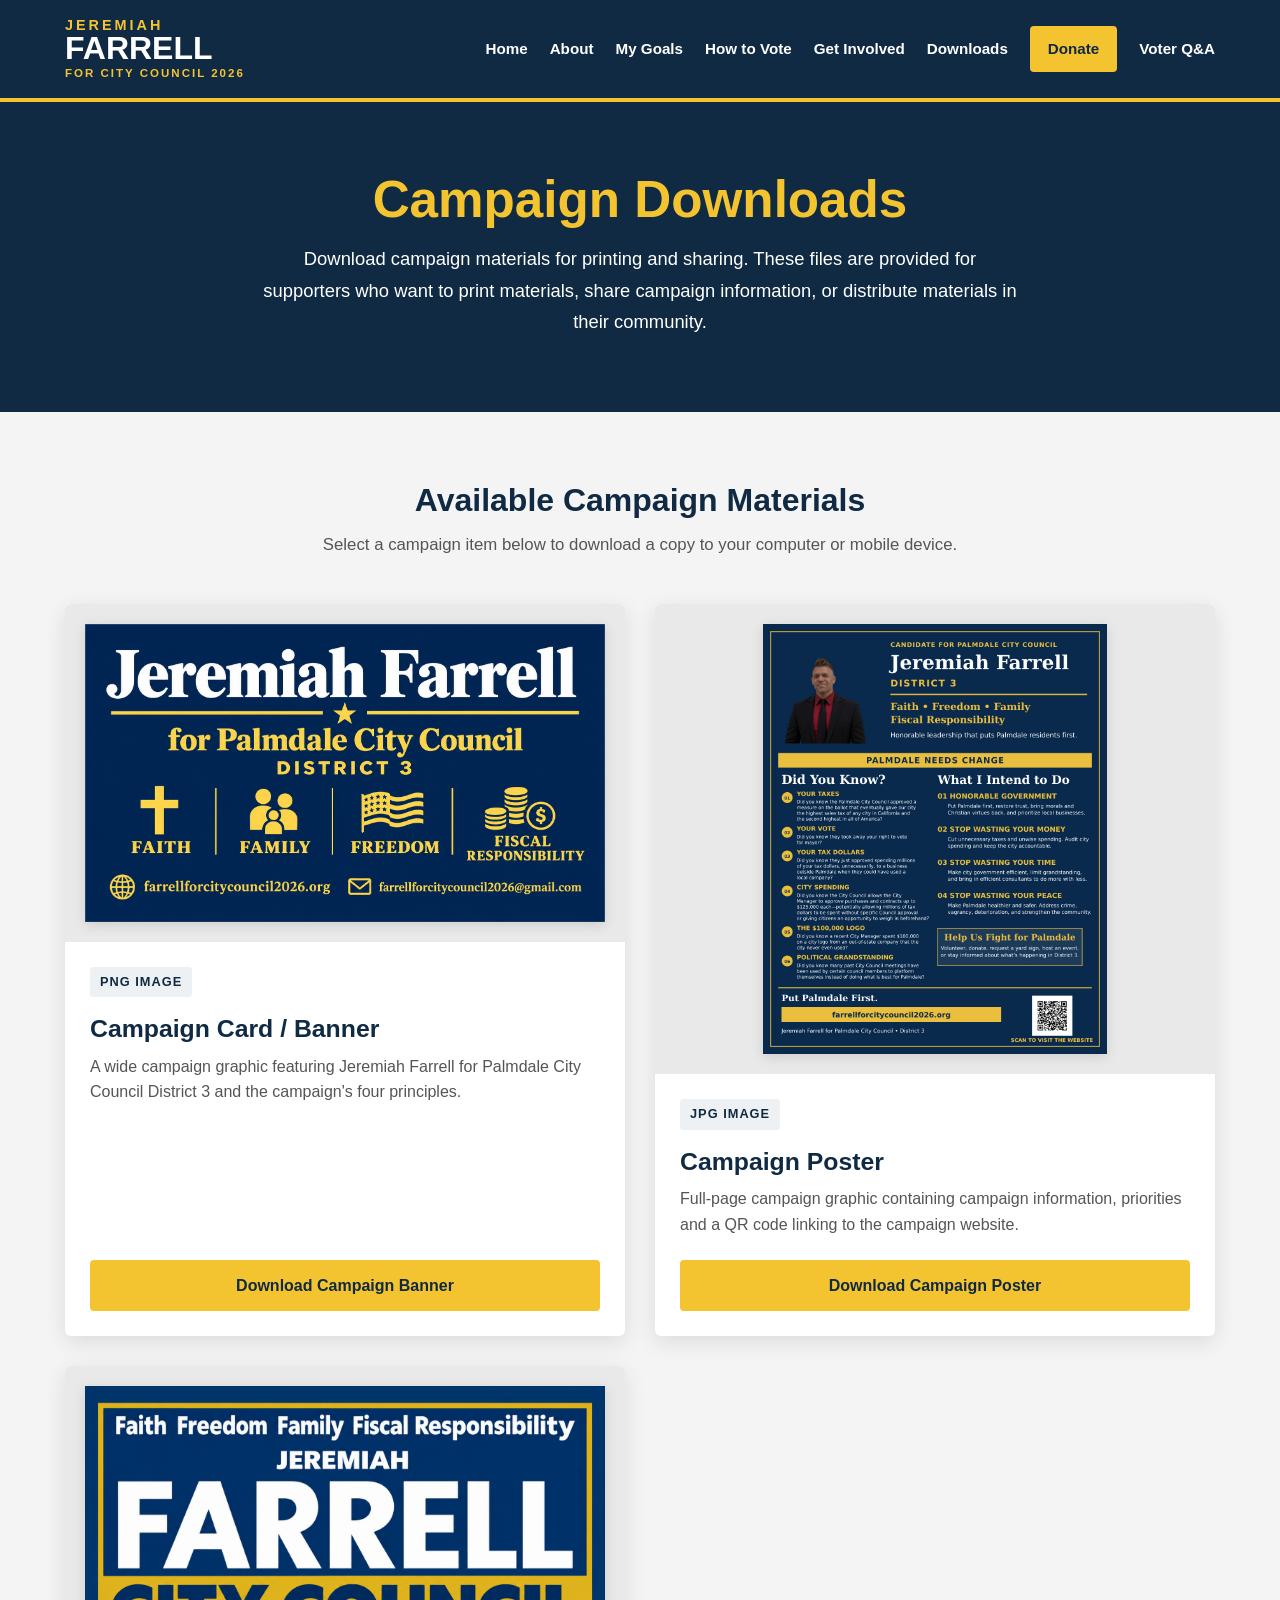
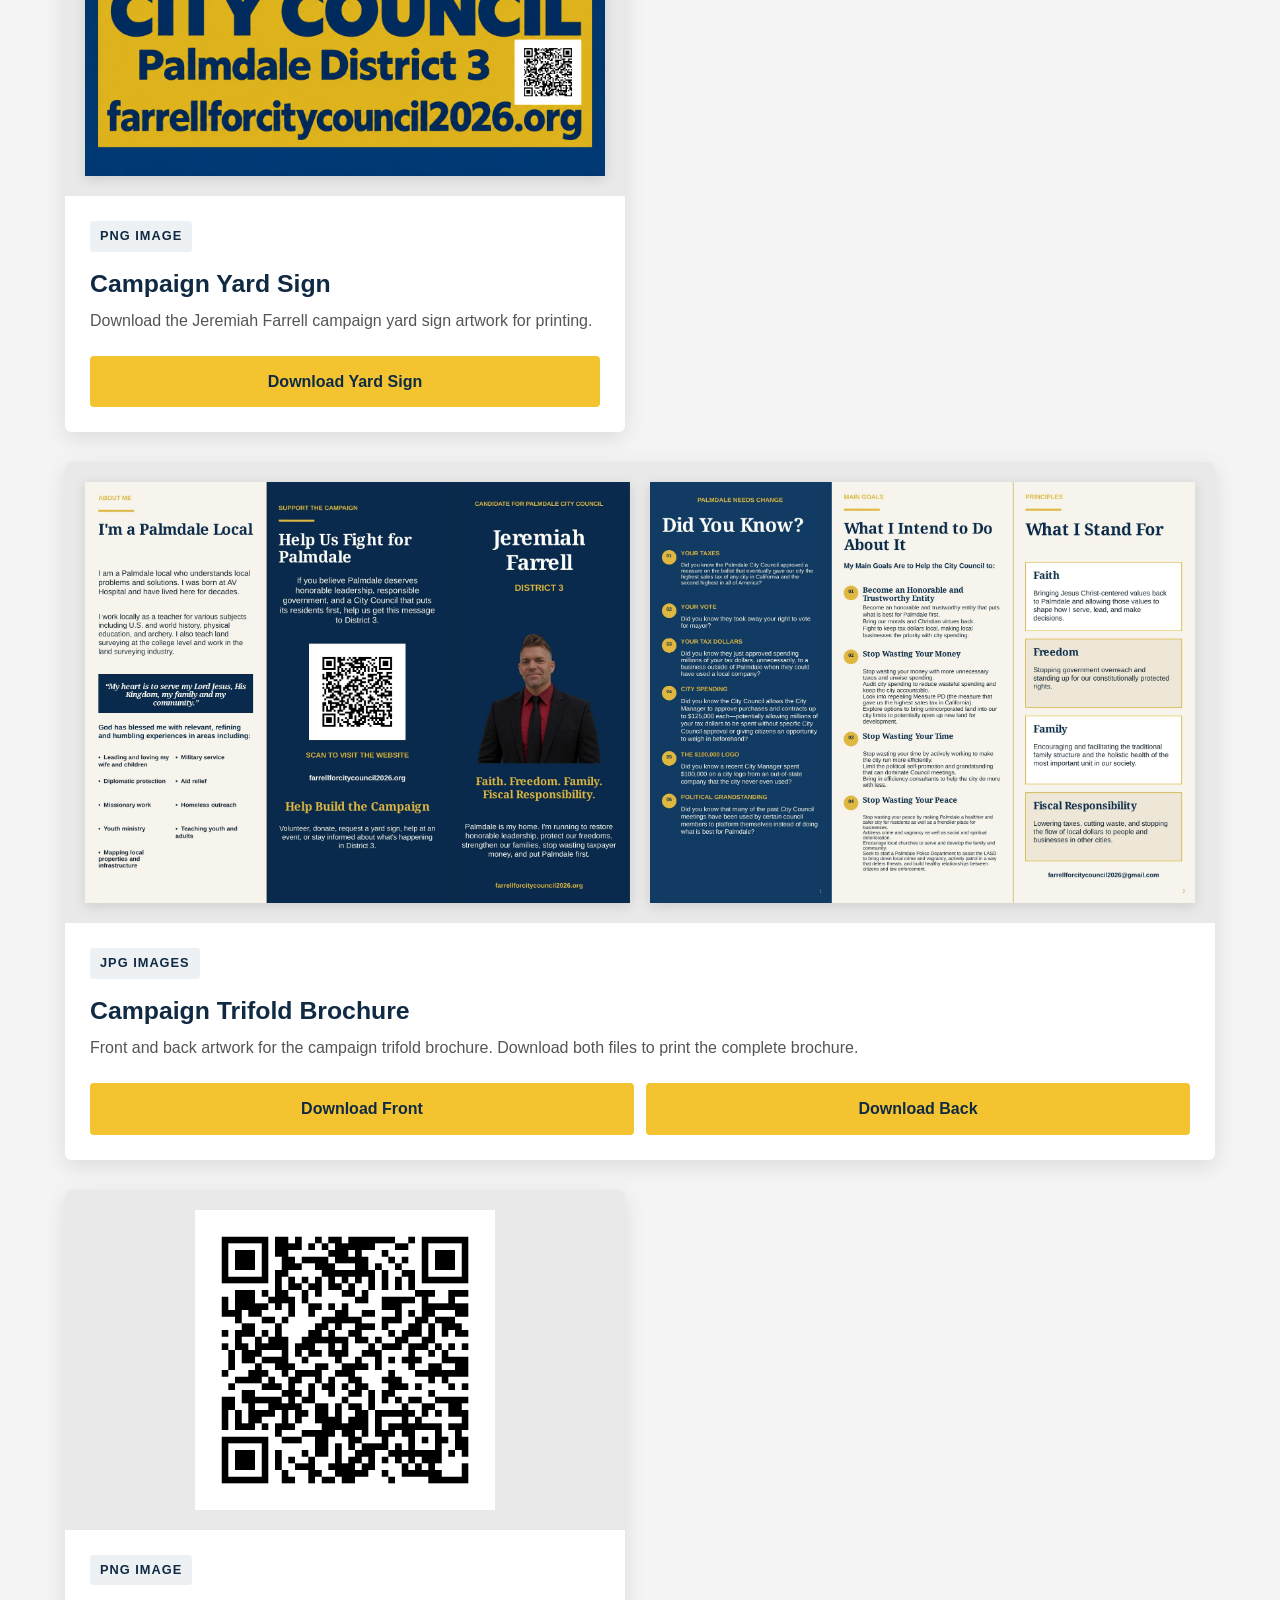
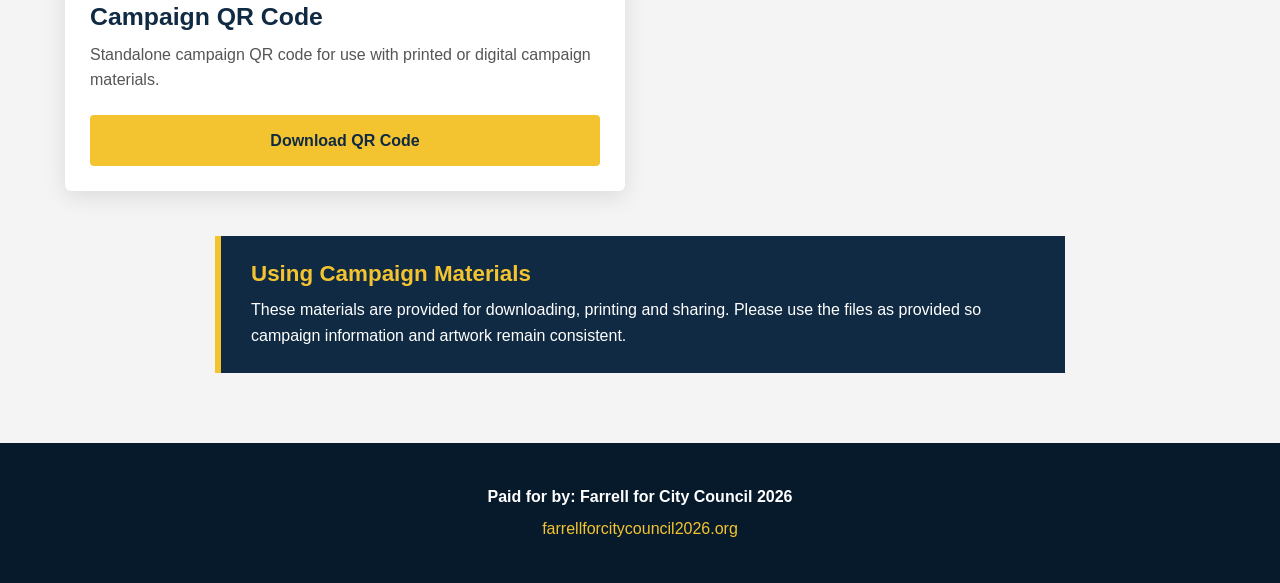
<file: downloads.html>
<!DOCTYPE html>
<html lang="en">
<head>
    <meta charset="UTF-8">
    <meta name="viewport" content="width=device-width, initial-scale=1.0">

    <title>Campaign Downloads | Jeremiah Farrell for City Council 2026</title>

    <meta
        name="description"
        content="Download campaign materials for Jeremiah Farrell for Palmdale City Council District 3."
    >

    <link rel="stylesheet" href="Styles.css">

    <style>

        /* =========================================
           CAMPAIGN DOWNLOADS PAGE
           ========================================= */

        .downloads-header {
            background: var(--navy);
            border-bottom: 4px solid var(--yellow);
        }

        .downloads-header-inner {
            max-width: 1200px;
            margin: 0 auto;
            padding: 18px 25px;

            display: flex;
            align-items: center;
            justify-content: space-between;
            gap: 30px;
        }

        .downloads-brand {
            text-decoration: none;
            color: white;
            line-height: 1;
        }

        .downloads-brand-first,
        .downloads-brand-last,
        .downloads-brand-office {
            display: block;
        }

        .downloads-brand-first {
            font-size: 0.9rem;
            font-weight: 700;
            letter-spacing: 3px;
            color: var(--yellow);
        }

        .downloads-brand-last {
            font-size: 2rem;
            font-weight: 900;
            color: white;
        }

        .downloads-brand-office {
            margin-top: 4px;
            font-size: 0.72rem;
            font-weight: 700;
            letter-spacing: 2px;
            color: var(--yellow);
        }

        .downloads-nav {
            display: flex;
            align-items: center;
            gap: 22px;
        }

        .downloads-nav a {
            color: white;
            text-decoration: none;
            font-weight: 700;
            font-size: 0.95rem;
        }

        .downloads-nav a:hover {
            color: var(--yellow);
        }

        .downloads-nav-button {
            background: var(--yellow);
            color: var(--navy) !important;
            padding: 11px 18px;
            border-radius: 4px;
        }

        .downloads-nav-button:hover {
            background: var(--yellow-hover);
        }


        /* =========================================
           HERO
           ========================================= */

        .downloads-hero {
            background: var(--navy);
            color: white;
            text-align: center;
            padding: 70px 20px 75px;
        }

        .downloads-hero h1 {
            margin: 0 0 15px;
            color: var(--yellow);
            font-size: 3.2rem;
            line-height: 1.1;
        }

        .downloads-hero p {
            max-width: 760px;
            margin: 0 auto;
            font-size: 1.15rem;
            line-height: 1.7;
            color: white;
        }


        /* =========================================
           DOWNLOAD AREA
           ========================================= */

        .downloads-section {
            background: #f4f4f4;
            padding: 70px 20px;
        }

        .downloads-container {
            max-width: 1150px;
            margin: 0 auto;
        }

        .downloads-intro {
            max-width: 800px;
            margin: 0 auto 45px;
            text-align: center;
        }

        .downloads-intro h2 {
            color: var(--navy);
            font-size: 2rem;
            margin-bottom: 12px;
        }

        .downloads-intro p {
            color: #555;
            line-height: 1.7;
            font-size: 1.05rem;
        }


        /* =========================================
           DOWNLOAD CARDS
           ========================================= */

        .download-grid {
            display: grid;
            grid-template-columns: repeat(2, 1fr);
            gap: 30px;
        }

        .download-card {
            background: white;
            border-radius: 6px;
            overflow: hidden;
            box-shadow: 0 6px 22px rgba(0, 0, 0, 0.10);

            display: flex;
            flex-direction: column;
        }

        .download-preview {
            background: #e9e9e9;
            min-height: 280px;

            display: flex;
            align-items: center;
            justify-content: center;

            padding: 20px;
        }

        .download-preview img {
            display: block;
            max-width: 100%;
            max-height: 430px;
            width: auto;
            height: auto;
            object-fit: contain;

            box-shadow: 0 3px 12px rgba(0, 0, 0, 0.12);
        }

        .download-card-content {
            padding: 25px;
            flex: 1;

            display: flex;
            flex-direction: column;
        }

        .download-card h2 {
            color: var(--navy);
            margin: 0 0 10px;
            font-size: 1.55rem;
        }

        .download-card p {
            color: #555;
            line-height: 1.6;
            margin: 0 0 22px;
        }

        .file-type {
            display: inline-block;
            align-self: flex-start;

            margin-bottom: 18px;
            padding: 5px 10px;

            background: #eef1f4;
            color: var(--navy);

            border-radius: 3px;

            font-size: 0.8rem;
            font-weight: 800;
            letter-spacing: 1px;
        }

        .download-button {
            display: inline-block;
            margin-top: auto;

            background: var(--yellow);
            color: var(--navy);

            padding: 13px 20px;
            border-radius: 4px;

            text-decoration: none;
            text-align: center;

            font-weight: 900;
            font-size: 1rem;
        }

        .download-button:hover {
            background: var(--yellow-hover);
        }


        /* =========================================
           BROCHURE CARD
           ========================================= */

        .brochure-card {
            grid-column: 1 / -1;
        }

        .brochure-previews {
            display: grid;
            grid-template-columns: repeat(2, 1fr);
            gap: 20px;
            width: 100%;
        }

        .brochure-previews img {
            width: 100%;
            max-height: none;
        }

        .brochure-buttons {
            display: flex;
            gap: 12px;
            margin-top: auto;
        }

        .brochure-buttons .download-button {
            flex: 1;
        }


        /* =========================================
           QR CODE
           ========================================= */

        .qr-preview img {
            max-width: 300px;
            box-shadow: none;
        }


        /* =========================================
           NOTE
           ========================================= */

        .downloads-note {
            max-width: 850px;
            margin: 45px auto 0;

            background: var(--navy);
            color: white;

            border-left: 6px solid var(--yellow);
            padding: 25px 30px;
        }

        .downloads-note h3 {
            margin-top: 0;
            margin-bottom: 10px;
            color: var(--yellow);
        }

        .downloads-note p {
            margin: 0;
            line-height: 1.6;
        }


        /* =========================================
           FOOTER
           ========================================= */

        .downloads-footer {
            background: var(--navy-dark);
            color: white;
            text-align: center;
            padding: 35px 20px;
        }

        .downloads-footer p {
            margin: 6px 0;
        }

        .downloads-footer a {
            color: var(--yellow);
            text-decoration: none;
        }


        /* =========================================
           MOBILE
           ========================================= */

        @media (max-width: 900px) {

            .downloads-header-inner {
                flex-direction: column;
                text-align: center;
            }

            .downloads-nav {
                flex-wrap: wrap;
                justify-content: center;
            }

            .download-grid {
                grid-template-columns: 1fr;
            }

            .brochure-card {
                grid-column: auto;
            }

        }


        @media (max-width: 650px) {

            .downloads-hero h1 {
                font-size: 2.4rem;
            }

            .downloads-hero {
                padding: 50px 20px;
            }

            .downloads-nav {
                gap: 12px;
            }

            .downloads-nav a {
                font-size: 0.85rem;
            }

            .brochure-previews {
                grid-template-columns: 1fr;
            }

            .brochure-buttons {
                flex-direction: column;
            }

        }

    </style>
</head>


<body>


    <!-- =========================================
         HEADER
         ========================================= -->

    <header class="downloads-header">

        <div class="downloads-header-inner">

            <a href="index.html" class="downloads-brand">

                <span class="downloads-brand-first">
                    JEREMIAH
                </span>

                <span class="downloads-brand-last">
                    FARRELL
                </span>

                <span class="downloads-brand-office">
                    FOR CITY COUNCIL 2026
                </span>

            </a>


            <nav class="downloads-nav">

                <a href="index.html">
                    Home
                </a>

                <a href="index.html#about">
                    About
                </a>

                <a href="index.html#goals">
                    My Goals
                </a>

                <a href="index.html#how-to-vote">
                    How to Vote
                </a>

                <a href="index.html#get-involved">
                    Get Involved
                </a>

                <a href="downloads.html">
                    Downloads
                </a>

                <a
                    href="donate.html"
                    class="downloads-nav-button"
                >
                    Donate
                </a>
                <a href="voter-questions.html">Voter Q&amp;A</a>    
            </nav>

        </div>

    </header>



    <!-- =========================================
         HERO
         ========================================= -->

    <section class="downloads-hero">

        <h1>Campaign Downloads</h1>

        <p>
            Download campaign materials for printing and sharing.
            These files are provided for supporters who want to
            print materials, share campaign information, or
            distribute materials in their community.
        </p>

    </section>



    <!-- =========================================
         DOWNLOADS
         ========================================= -->

    <main class="downloads-section">

        <div class="downloads-container">


            <div class="downloads-intro">

                <h2>Available Campaign Materials</h2>

                <p>
                    Select a campaign item below to download a
                    copy to your computer or mobile device.
                </p>

            </div>



            <div class="download-grid">


                <!-- =====================================
                     CAMPAIGN BANNER
                     ===================================== -->

                <article class="download-card">

                    <div class="download-preview">

                        <img
                            src="downloads/campaign-banner.png"
                            alt="Jeremiah Farrell campaign banner"
                        >

                    </div>


                    <div class="download-card-content">

                        <span class="file-type">
                            PNG IMAGE
                        </span>

                        <h2>
                            Campaign Card / Banner
                        </h2>

                        <p>
                            A wide campaign graphic featuring
                            Jeremiah Farrell for Palmdale City
                            Council District 3 and the campaign's
                            four principles.
                        </p>

                        <a
                            href="downloads/campaign-banner.png"
                            download
                            class="download-button"
                        >
                            Download Campaign Banner
                        </a>

                    </div>

                </article>



                <!-- =====================================
                     CAMPAIGN POSTER
                     ===================================== -->

                <article class="download-card">

                    <div class="download-preview">

                        <img
                            src="downloads/campaign-poster.jpg"
                            alt="Jeremiah Farrell campaign poster"
                        >

                    </div>


                    <div class="download-card-content">

                        <span class="file-type">
                            JPG IMAGE
                        </span>

                        <h2>
                            Campaign Poster
                        </h2>

                        <p>
                            Full-page campaign graphic containing
                            campaign information, priorities and
                            a QR code linking to the campaign
                            website.
                        </p>

                        <a
                            href="downloads/campaign-poster.jpg"
                            download
                            class="download-button"
                        >
                            Download Campaign Poster
                        </a>

                    </div>

                </article>

<!-- =====================================
     YARD SIGN
     ===================================== -->

<article class="download-card">

    <div class="download-preview">

        <img
            src="downloads/yard-sign.png"
            alt="Jeremiah Farrell campaign yard sign"
        >

    </div>


    <div class="download-card-content">

        <span class="file-type">
            PNG IMAGE
        </span>

        <h2>
            Campaign Yard Sign
        </h2>

        <p>
            Download the Jeremiah Farrell campaign yard sign
            artwork for printing.
        </p>

        <a
            href="downloads/yard-sign.png"
            download
            class="download-button"
        >
            Download Yard Sign
        </a>

    </div>

</article>                



                <!-- =====================================
                     TRIFOLD BROCHURE
                     ===================================== -->

                <article class="download-card brochure-card">

                    <div class="download-preview">

                        <div class="brochure-previews">

                            <img
                                src="downloads/trifold-front.jpg"
                                alt="Jeremiah Farrell campaign brochure front"
                            >

                            <img
                                src="downloads/trifold-back.jpg"
                                alt="Jeremiah Farrell campaign brochure back"
                            >

                        </div>

                    </div>


                    <div class="download-card-content">

                        <span class="file-type">
                            JPG IMAGES
                        </span>

                        <h2>
                            Campaign Trifold Brochure
                        </h2>

                        <p>
                            Front and back artwork for the
                            campaign trifold brochure. Download
                            both files to print the complete
                            brochure.
                        </p>


                        <div class="brochure-buttons">

                            <a
                                href="downloads/trifold-front.jpg"
                                download
                                class="download-button"
                            >
                                Download Front
                            </a>

                            <a
                                href="downloads/trifold-back.jpg"
                                download
                                class="download-button"
                            >
                                Download Back
                            </a>

                        </div>

                    </div>

                </article>



                <!-- =====================================
                     QR CODE
                     ===================================== -->

                <article class="download-card">

                    <div class="download-preview qr-preview">

                        <img
                            src="downloads/campaign-qr-code.png"
                            alt="QR code for the Jeremiah Farrell campaign website"
                        >

                    </div>


                    <div class="download-card-content">

                        <span class="file-type">
                            PNG IMAGE
                        </span>

                        <h2>
                            Campaign QR Code
                        </h2>

                        <p>
                            Standalone campaign QR code for use
                            with printed or digital campaign
                            materials.
                        </p>

                        <a
                            href="downloads/campaign-qr-code.png"
                            download
                            class="download-button"
                        >
                            Download QR Code
                        </a>

                    </div>

                </article>


            </div>



            <!-- =========================================
                 INFORMATION
                 ========================================= -->

            <div class="downloads-note">

                <h3>Using Campaign Materials</h3>

                <p>
                    These materials are provided for downloading,
                    printing and sharing. Please use the files as
                    provided so campaign information and artwork
                    remain consistent.
                </p>

            </div>


        </div>

    </main>



    <!-- =========================================
         FOOTER
         ========================================= -->

    <footer class="downloads-footer">

        <p>
            <strong>
                Paid for by: Farrell for City Council 2026
            </strong>
        </p>

        <p>
            <a href="index.html">
                farrellforcitycouncil2026.org
            </a>
        </p>

    </footer>


</body>
</html>
</file>
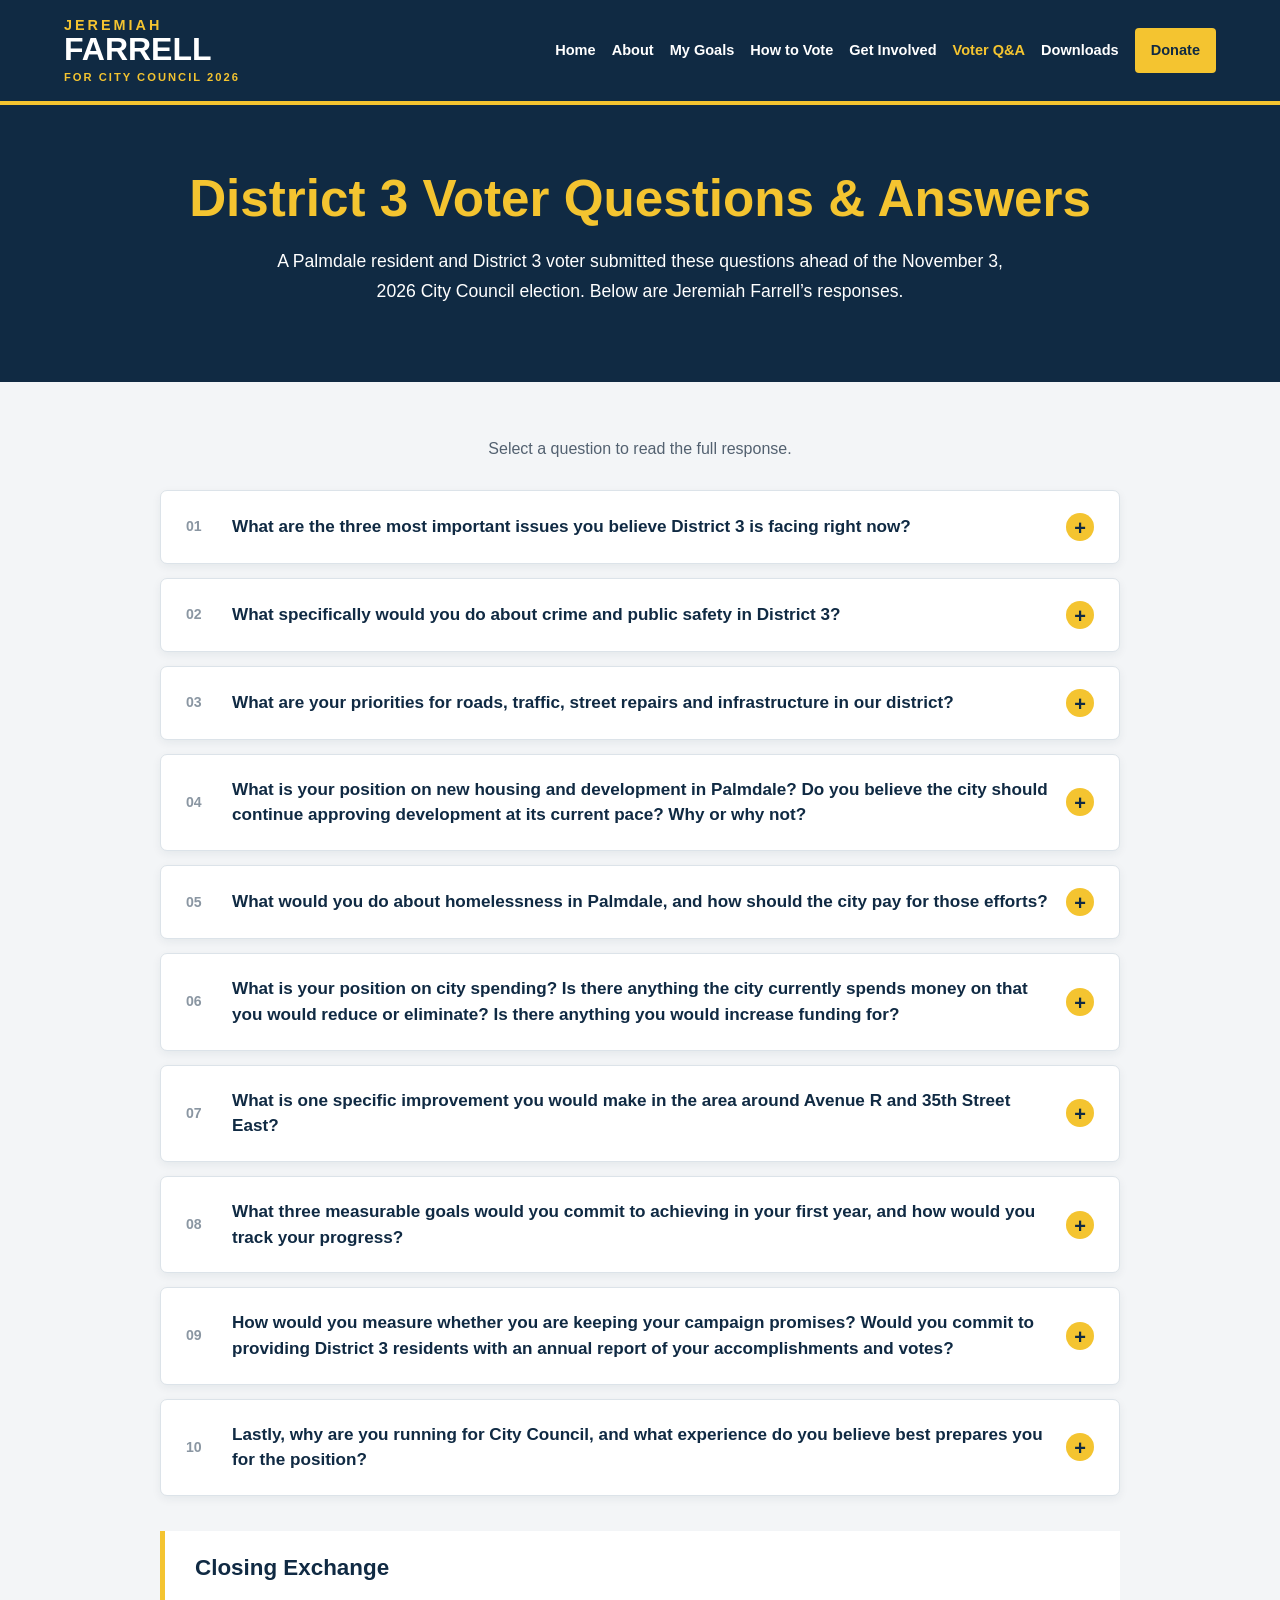
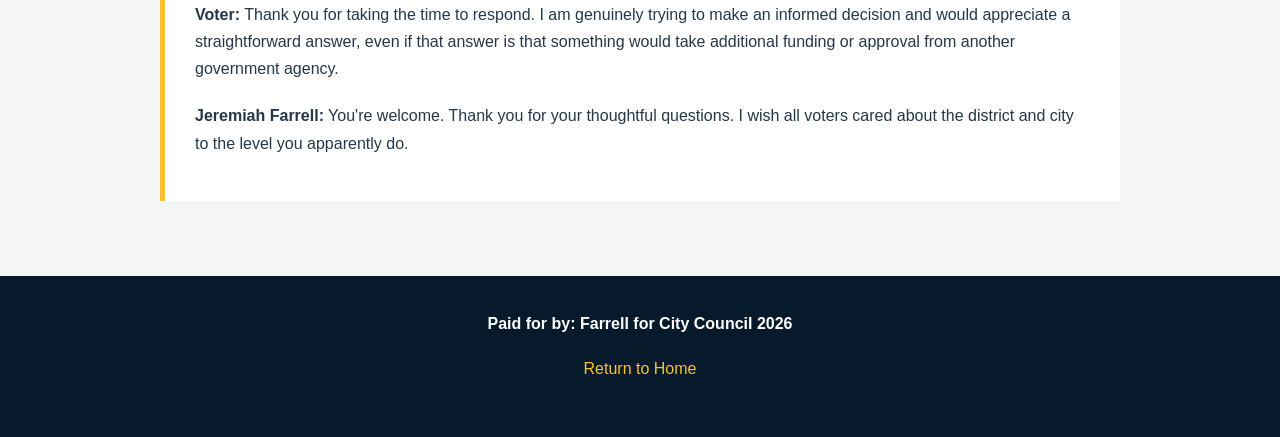
<file: voter-questions.html>
<!doctype html><html lang="en"><head><meta charset="utf-8"><meta name="viewport" content="width=device-width, initial-scale=1"><title>Voter Questions &amp; Answers | Jeremiah Farrell</title><meta name="description" content="Ten District 3 voter questions and Jeremiah Farrell’s responses."><link rel="stylesheet" href="Styles.css"><style>
:root{--navy:#102a43;--yellow:#f4c430;--navy-dark:#071a2b}*{box-sizing:border-box}body{margin:0;font-family:Arial,Helvetica,sans-serif;color:#263747;background:#f3f5f7}.qa-header{background:var(--navy);border-bottom:4px solid var(--yellow)}.qa-header-inner{max-width:1200px;margin:auto;padding:18px 24px;display:flex;align-items:center;justify-content:space-between;gap:24px}.qa-brand{text-decoration:none;line-height:1.05;display:block;flex-shrink:0}.qa-brand span{display:block}.brand-first{color:var(--yellow);font-size:.9rem;font-weight:800;letter-spacing:3px}.brand-last{color:#fff;font-size:2rem;font-weight:900}.brand-office{color:var(--yellow);font-size:.7rem;letter-spacing:2px;font-weight:800;margin-top:5px}.qa-nav{display:flex;align-items:center;gap:16px;flex-wrap:wrap}.qa-nav a{color:#fff;text-decoration:none;font-size:.91rem;font-weight:700}.qa-nav a:hover,.qa-nav a[aria-current]{color:var(--yellow)}.qa-nav .donate-btn{background:var(--yellow);color:var(--navy);padding:11px 16px;border-radius:4px}.qa-hero{background:var(--navy);text-align:center;color:#fff;padding:65px 20px 75px}.qa-hero h1{color:var(--yellow);font-size:clamp(2rem,4vw,3.3rem);margin:0 0 18px}.qa-hero p{max-width:750px;margin:auto;line-height:1.7;font-size:1.1rem}.qa-main{max-width:1000px;margin:auto;padding:54px 20px 75px}.qa-intro{text-align:center;margin:0 0 28px;color:#536170}.qa-item{background:white;margin:0 0 14px;border:1px solid #dce3e9;border-radius:7px;box-shadow:0 3px 10px #102a4310;overflow:hidden}.qa-item summary{display:flex;align-items:center;gap:18px;cursor:pointer;padding:22px 25px;list-style:none;color:var(--navy);font-weight:800;font-size:1.07rem;line-height:1.5}.qa-item summary::-webkit-details-marker{display:none}.qa-item summary:hover{background:#fbfcfd}.qa-item summary:focus-visible{outline:3px solid var(--yellow);outline-offset:-3px}.qa-num{color:#8a96a2;font-size:.88rem;min-width:28px}.qa-question{flex:1}.qa-symbol{height:28px;width:28px;display:grid;place-items:center;border-radius:50%;background:var(--yellow);flex-shrink:0}.qa-symbol:before{content:'+';font-size:1.25rem;font-weight:800}.qa-item[open] .qa-symbol:before{content:'−'}.qa-item[open] summary{border-bottom:1px solid #e5e9ed}.qa-answer{padding:23px 28px 29px 71px;line-height:1.75;font-size:1rem}.qa-answer p{margin:0 0 17px}.qa-answer p:last-child{margin-bottom:0}.answer-label{display:block;text-transform:uppercase;letter-spacing:1.4px;color:#6b7885;font-size:.73rem;font-weight:800;margin-bottom:13px}.closing{background:#fff;border-left:5px solid var(--yellow);padding:24px 30px;margin-top:35px;line-height:1.7}.closing h2{color:var(--navy);margin-top:0;font-size:1.4rem}.qa-footer{text-align:center;background:var(--navy-dark);color:white;padding:35px 18px}.qa-footer a{color:var(--yellow)}@media(max-width:900px){.qa-header-inner{flex-direction:column;text-align:center}.qa-nav{justify-content:center}}@media(max-width:600px){.qa-item summary{padding:18px 15px;gap:10px;font-size:.99rem}.qa-answer{padding:20px}.qa-nav{gap:12px}.qa-nav a{font-size:.83rem}.qa-hero{padding:48px 18px}.qa-main{padding:35px 14px 55px}}
</style></head><body><header class="qa-header"><div class="qa-header-inner"><a class="qa-brand" href="index.html"><span class="brand-first">JEREMIAH</span><span class="brand-last">FARRELL</span><span class="brand-office">FOR CITY COUNCIL 2026</span></a><nav class="qa-nav" aria-label="Main navigation"><a href="index.html">Home</a><a href="index.html#about">About</a><a href="index.html#goals">My Goals</a><a href="index.html#how-to-vote">How to Vote</a><a href="index.html#get-involved">Get Involved</a><a href="voter-questions.html" aria-current="page">Voter Q&amp;A</a><a href="downloads.html">Downloads</a><a class="donate-btn" href="donate.html">Donate</a></nav></div></header><section class="qa-hero"><h1>District 3 Voter Questions &amp; Answers</h1><p>A Palmdale resident and District 3 voter submitted these questions ahead of the November 3, 2026 City Council election. Below are Jeremiah Farrell’s responses.</p></section><main class="qa-main"><p class="qa-intro">Select a question to read the full response.</p><details class="qa-item"><summary><span class="qa-num">01</span><span class="qa-question">What are the three most important issues you believe District 3 is facing right now?</span><span class="qa-symbol" aria-hidden="true"></span></summary><div class="qa-answer"><span class="answer-label">Jeremiah’s response</span><p>1. Spiritual and family deterioration, especially absentee fathers. 2. Public safety, including crime and vagrancy. 3. Fiscal mismanagement by the city, leading to residents currently paying 20% to 30% more for electricity than they have to, the highest sales tax in the state, and other ways the city is spending money unwisely and taxing families unnecessarily.</p></div></details>
<details class="qa-item"><summary><span class="qa-num">02</span><span class="qa-question">What specifically would you do about crime and public safety in District 3?</span><span class="qa-symbol" aria-hidden="true"></span></summary><div class="qa-answer"><span class="answer-label">Jeremiah’s response</span><p>The California cities of Menifee and Citrus Heights both started their own police departments, ending their reliance on their respective county run Sheriff&#x27;s Departments. Both cities are significantly safer and saved money doing so. I believe Palmdale can do this, creating a situation where we have more officers, more patrol hours, and a more effective police force than the county is currently providing. The deputies do a good job, and I am incredibly thankful for them. But they have to cover much more county land than just Palmdale. A police force would make Palmdale the sole focus, and we would be able to direct them with local authority instead of through the county. I want to seriously look into this option.</p></div></details>
<details class="qa-item"><summary><span class="qa-num">03</span><span class="qa-question">What are your priorities for roads, traffic, street repairs and infrastructure in our district?</span><span class="qa-symbol" aria-hidden="true"></span></summary><div class="qa-answer"><span class="answer-label">Jeremiah’s response</span><p>The city spends exorbitant amounts of money unwisely. One of my main goals would be to rein in unnecessary public spending and then use funds that we don&#x27;t spend on unnecessary and ineffective programs to put back into beautifying our city, fixing our roads and infrastructure. Part of this would probably involve doing some studies on efficiency and bringing in consultants to fix how inefficient our departments currently are. That way they can use their current funding much more efficiently and we could also potentially bring in solid contractors to help fix these issues for less than what we&#x27;re currently paying now.</p></div></details>
<details class="qa-item"><summary><span class="qa-num">04</span><span class="qa-question">What is your position on new housing and development in Palmdale? Do you believe the city should continue approving development at its current pace? Why or why not?</span><span class="qa-symbol" aria-hidden="true"></span></summary><div class="qa-answer"><span class="answer-label">Jeremiah’s response</span><p>The city should have a streamlined process for permit approvals and should deregulate as much as possible, making it easier for builders and developers who choose to build in Palmdale. Generally, I believe it&#x27;s more of a job for the free market to decide if there&#x27;s too much development or not enough in an area. If something gets extreme, the government can try to encourage or discourage things, but generally the free market is going to do a much better job.</p></div></details>
<details class="qa-item"><summary><span class="qa-num">05</span><span class="qa-question">What would you do about homelessness in Palmdale, and how should the city pay for those efforts?</span><span class="qa-symbol" aria-hidden="true"></span></summary><div class="qa-answer"><span class="answer-label">Jeremiah’s response</span><p>I would refer to my answer to your first question. Additionally, I would ensure that all the panhandling, squatting, public decency, etc., laws on the books are currently being enforced. I want Palmdale to be a place that is undesirable to vagrants and criminals while being friendly to good people who are genuinely in a hard spot and in need. Ideally, meeting those needs should come from charitable entities such as churches. Generally, I&#x27;m not in favor of the city spending money on anything other than protecting the people&#x27;s rights of life, liberty and private property. The rest should be primarily handled by citizens, charitable organizations and other private entities.</p></div></details>
<details class="qa-item"><summary><span class="qa-num">06</span><span class="qa-question">What is your position on city spending? Is there anything the city currently spends money on that you would reduce or eliminate? Is there anything you would increase funding for?</span><span class="qa-symbol" aria-hidden="true"></span></summary><div class="qa-answer"><span class="answer-label">Jeremiah’s response</span><p>The city&#x27;s current policy on spending is absolutely out of control. Nearly everywhere I look, there is spending going on in a way that I think is excessive, unnecessary and in ways I would not condone. There are too many things to list, but a couple that come to mind are: the $31 million they just approved to renovate the Chimbole Center. From my understanding, they received several million in insurance money after the fire, which would have more than paid for bringing it back to pristine condition, but somehow they got the bright idea to spend around $25 million more in tax money to make some unesecary super cultural center. I also would not have given $10 million to Lancaster for their Rec. Center; that should have gone to bettering Palmdale, not Lancaster. Things like that—I could honestly go on and on. I think, in most areas, the city could spend less money and actually do more. So there&#x27;s not much I would currently advocate spending more tax dollars on, other than possibly public safety.</p></div></details>
<details class="qa-item"><summary><span class="qa-num">07</span><span class="qa-question">What is one specific improvement you would make in the area around Avenue R and 35th Street East?</span><span class="qa-symbol" aria-hidden="true"></span></summary><div class="qa-answer"><span class="answer-label">Jeremiah’s response</span><p>I live in that area, and I know that it is generally a lower-income bracket. Many people there are on the CARE program for electricity. Currently, most people on the CARE program are paying 30% more for electricity than they have to because the City Council enrolled nearly all residents in a City Council-controlled power program that is now costing them significantly more than if they opted out and went to SCE. I will get the word out so they can start saving over $500 a year. People not on the CARE program are also spending more, by about 20%, so most can benefit from opting out of this terrible program. General infrastructure improvements to include roads, trees, etc., are on my list of things to fix as well by spending less money and being more efficient. Lastly, reducing crime and vagrancy through the means I previously mentioned.</p></div></details>
<details class="qa-item"><summary><span class="qa-num">08</span><span class="qa-question">What three measurable goals would you commit to achieving in your first year, and how would you track your progress?</span><span class="qa-symbol" aria-hidden="true"></span></summary><div class="qa-answer"><span class="answer-label">Jeremiah’s response</span><p>Below are three goals, not commitments. It would be unwise to commit to achieving these goals in the first year, though I plan to work hard towards that. They could take longer or another more important issue could arise that takes precedence.</p>
<p>1. Significantly reduce spending and make the budget significantly smaller by cutting unnecessary programs. Track by measuring spending and efficiency.</p>
<p>2. Have law enforcement more effectively enforce the laws already on the books to reduce crime and vagrancy, make new ordinances to address both, as well as pursue starting our own Police Department. Track by watching crime metrics and how far along we are with making our own department.</p>
<p>3. Work with local churches and faith-based groups to address the spiritual deterioration, family dysfunction and the homeless population&#x27;s issues. Track by watching societal metrics and crime levels.</p></div></details>
<details class="qa-item"><summary><span class="qa-num">09</span><span class="qa-question">How would you measure whether you are keeping your campaign promises? Would you commit to providing District 3 residents with an annual report of your accomplishments and votes?</span><span class="qa-symbol" aria-hidden="true"></span></summary><div class="qa-answer"><span class="answer-label">Jeremiah’s response</span><p>I&#x27;ve given goals, not promises or commitments. If I make a promise or commitment, I must do my absolute best to keep my word no matter what. That is a matter of honoring my conscience and my God. I don&#x27;t make commitments easially or flippantly. When I give my word, its very serious to me. On the other hand, goals are a direction I plan to move towards with a desire to make happen. They allow room for change if needed. I can state that I will put my effort in that direction until it is accomplished or I realize it is unwise to continue in that direction. As this would be my first time on the Council, I will leave room for adjustments and learning on the job.</p>
<p>What I can commit to is doing my best to bring my values to the Council and only voting for and supporting efforts that are in the best interest of Palmdale residents. I also commit to fighting against things I believe are harmful to Palmdale. I won&#x27;t agree to providing an anual report right now, though I&#x27;m open to the idea. I would want to make sure it&#x27;s not redundant though. How do you see an annual report getting to District 3 residents? Every resident? By mail? Who would be paying for this? Every resident of Palmdale can gain access to the information you are looking for currently. Public access to all the meetings and votes are on the City YouTube channel. I highly encourage everyone to show up to the meetings, or at the very least watch them online, so they have an understanding of how City leadership is making decisions and what those decisions are.</p></div></details>
<details class="qa-item"><summary><span class="qa-num">10</span><span class="qa-question">Lastly, why are you running for City Council, and what experience do you believe best prepares you for the position?</span><span class="qa-symbol" aria-hidden="true"></span></summary><div class="qa-answer"><span class="answer-label">Jeremiah’s response</span><p>I&#x27;m running because I&#x27;m a follower of Jesus. I pray about most of what I do. After significant prayer, I felt it was my duty to help Palmdale residents stop being taken advantage of by their government. I believe it is my responsibility to step up and help to stop the irresponsible decisions being made at the City Council and City Staff level in my hometown. I don&#x27;t desire attention, fame or glory. I simply desire to correct the terrible direction we are being led and make this city a place where the kingdom of God can spread; where freedom, health and prosperity can take root. I have a past filled with service and leadership, which I believe are two sides of the same coin if you understand them properly. I served 6 years in the Marine Corps with various overseas combat deployments. I then served as a diplomatic protection specialist overseas for a couple more years. For the last few years I&#x27;ve been instructing at a local college as well as teaching several middle and high school level classes for charter schools (History, Archery and PE). I also work in a technical field doing land surveying work for a local business. We do a lot of work in Palmdale, specifically on the local infrastructure. Through these experiences I&#x27;ve been taught many things: servant leadership, wisdom, humility, logistics, finances, adaptability, the impact a godly man can have on kids who don&#x27;t have a good masculine example in their life, and how to balance compassion and a backbone with difficult people and difficult situations. Above all, I think I&#x27;ve learned that I&#x27;m not as capable as I think I am on my own. I need the wisdom of God and others in my life. Usually, with any significant problem or decision, I seek others&#x27; advice and bounce ideas off of them. More importantly, I recognize that I am dependent</p>
<p>on God for guidance, direction, peace and help to come to the right conclusion and do the right thing for the situation. I&#x27;ve learned there are too many variables for me to take into account, that every person is different and most situations requirel a tailored approach that only God (many times working through other people) can give me the wisdom to navigate.</p>
<p>I believe learning these principles and having these humbling experiences directly correlates to my ability to lead Palmdale well.</p></div></details><section class="closing"><h2>Closing Exchange</h2><p><strong>Voter:</strong> Thank you for taking the time to respond. I am genuinely trying to make an informed decision and would appreciate a straightforward answer, even if that answer is that something would take additional funding or approval from another government agency.</p><p><strong>Jeremiah Farrell:</strong> You're welcome. Thank you for your thoughtful questions. I wish all voters cared about the district and city to the level you apparently do.</p></section></main><footer class="qa-footer"><p><strong>Paid for by: Farrell for City Council 2026</strong></p><p><a href="index.html">Return to Home</a></p></footer></body></html>
</file>
<file: Styles.css>
/* =========================================================
   JEREMIAH FARRELL CAMPAIGN WEBSITE
   Main Stylesheet
   ========================================================= */


/* =========================================================
   1. COLOR PALETTE / GLOBAL VARIABLES
   ========================================================= */

:root {
    --navy: #102a43;
    --navy-dark: #071a2b;
    --navy-light: #243f5a;

    --yellow: #f4c430;
    --yellow-hover: #ffd84d;

    --white: #ffffff;
    --off-white: #f8f9fa;
    --light-gray: #eef1f4;
    --medium-gray: #6c757d;
    --dark-gray: #252525;

    --text: #1f2933;

    --max-width: 1200px;

    --border-radius: 6px;

    --shadow:
        0 10px 30px rgba(0, 0, 0, 0.10);
}


/* =========================================================
   2. RESET / BASE STYLES
   ========================================================= */

* {
    margin: 0;
    padding: 0;
    box-sizing: border-box;
}


html {
    scroll-behavior: smooth;
}


body {
    font-family:
        Arial,
        Helvetica,
        sans-serif;

    color: var(--text);

    background-color: var(--white);

    line-height: 1.6;
}


img {
    max-width: 100%;
    display: block;
}


a {
    color: inherit;
    text-decoration: none;
}


button,
input {
    font: inherit;
}


/* =========================================================
   3. GENERAL LAYOUT
   ========================================================= */

.container {
    width: 90%;
    max-width: var(--max-width);

    margin-left: auto;
    margin-right: auto;
}


.narrow-container {
    max-width: 850px;
}


.section {
    padding: 90px 0;
}


.section-heading {
    max-width: 700px;

    margin: 0 auto 50px;

    text-align: center;
}


.section-label {
    margin-bottom: 10px;

    color: var(--navy);

    font-size: 0.85rem;
    font-weight: 800;

    letter-spacing: 2px;

    text-transform: uppercase;
}


.section-label-light {
    color: var(--yellow);
}


h1,
h2,
h3 {
    line-height: 1.15;
}


h2 {
    margin-bottom: 20px;

    color: var(--navy-dark);

    font-size: clamp(2rem, 4vw, 3rem);
}


h3 {
    color: var(--navy-dark);

    font-size: 1.4rem;
}


p {
    margin-bottom: 20px;
}


.section-introduction {
    font-size: 1.2rem;
}


/* =========================================================
   4. HEADER
   ========================================================= */

.site-header {
    position: sticky;

    top: 0;

    z-index: 1000;

    width: 100%;

    background-color: var(--navy-dark);

    border-bottom: 4px solid var(--yellow);

    color: var(--white);
}


.header-container {
    min-height: 82px;

    display: flex;

    align-items: center;
    justify-content: space-between;

    gap: 30px;
}


/* =========================================================
   5. CAMPAIGN BRAND
   ========================================================= */

.campaign-brand {
    display: flex;

    flex-direction: column;

    line-height: 1.15;
}


.candidate-name {
    color: var(--white);

    font-size: 1.4rem;
    font-weight: 800;

    letter-spacing: 0.5px;

    text-transform: uppercase;
}


.office-name {
    margin-top: 5px;

    color: var(--yellow);

    font-size: 0.72rem;
    font-weight: 700;

    letter-spacing: 1px;

    text-transform: uppercase;
}


/* =========================================================
   6. DESKTOP NAVIGATION
   ========================================================= */

.main-navigation {
    display: flex;

    align-items: center;

    gap: 30px;
}


.main-navigation > a {
    position: relative;

    padding: 10px 0;

    color: var(--white);

    font-size: 0.9rem;
    font-weight: 700;

    text-transform: uppercase;

    letter-spacing: 0.5px;

    transition:
        color 0.2s ease;
}


.main-navigation > a:not(.nav-donate-button):hover {
    color: var(--yellow);
}


.nav-donate-button {
    padding: 12px 22px !important;

    background-color: var(--yellow);

    color: var(--navy-dark) !important;

    border-radius: var(--border-radius);

    transition:
        background-color 0.2s ease,
        transform 0.2s ease;
}


.nav-donate-button:hover {
    background-color: var(--yellow-hover);

    transform: translateY(-2px);
}


/* =========================================================
   7. MOBILE MENU BUTTON
   ========================================================= */

.mobile-menu-button {
    display: none;

    border: 0;

    background: transparent;

    color: var(--white);

    font-size: 2rem;

    cursor: pointer;
}


/* =========================================================
   8. HERO
   ========================================================= */

.hero {
    position: relative;

    min-height: 680px;

    display: flex;

    align-items: center;

    overflow: hidden;

    background:
        linear-gradient(
            110deg,
            var(--navy-dark) 0%,
            var(--navy) 55%,
            var(--navy-light) 100%
        );

    color: var(--white);
}


/*
   Once we have the candidate photograph, we can use:

   background:
       linear-gradient(
           90deg,
           rgba(7, 26, 43, 0.95),
           rgba(7, 26, 43, 0.60)
       ),
       url("../images/candidate/hero.jpg");

   background-size: cover;
   background-position: center;
*/


.hero::after {
    content: "";

    position: absolute;

    width: 500px;
    height: 500px;

    right: -150px;
    bottom: -250px;

    border: 80px solid rgba(244, 196, 48, 0.08);

    border-radius: 50%;
}


.hero-content {
    position: relative;

    z-index: 2;

    padding-top: 80px;
    padding-bottom: 80px;
}


.hero-eyebrow {
    margin-bottom: 15px;

    color: var(--yellow);

    font-size: 1rem;
    font-weight: 800;

    letter-spacing: 3px;

    text-transform: uppercase;
}


.hero h1 {
    max-width: 850px;

    margin-bottom: 5px;

    color: var(--white);

    font-size: clamp(3.5rem, 8vw, 6.5rem);

    font-weight: 900;

    letter-spacing: -3px;

    text-transform: uppercase;
}


.hero-district {
    margin-bottom: 25px;

    color: var(--yellow);

    font-size: clamp(2rem, 5vw, 3.8rem);

    font-weight: 900;

    text-transform: uppercase;
}


.hero-message {
    max-width: 650px;

    margin-bottom: 35px;

    font-size: 1.3rem;

    line-height: 1.6;
}


.hero-buttons {
    display: flex;

    flex-wrap: wrap;

    gap: 15px;
}


/* =========================================================
   9. BUTTONS
   ========================================================= */

.button {
    display: inline-block;

    padding: 15px 28px;

    border: 2px solid transparent;

    border-radius: var(--border-radius);

    font-size: 0.9rem;
    font-weight: 800;

    letter-spacing: 0.5px;

    text-align: center;

    text-transform: uppercase;

    cursor: pointer;

    transition:
        background-color 0.2s ease,
        color 0.2s ease,
        border-color 0.2s ease,
        transform 0.2s ease;
}


.button:hover {
    transform: translateY(-2px);
}


.button-primary {
    background-color: var(--yellow);

    color: var(--navy-dark);
}


.button-primary:hover {
    background-color: var(--yellow-hover);
}


.button-secondary {
    border-color: var(--white);

    background-color: transparent;

    color: var(--white);
}


.button-secondary:hover {
    background-color: var(--white);

    color: var(--navy-dark);
}


.button-dark {
    margin-top: 10px;

    background-color: var(--navy);

    color: var(--white);
}


.button-dark:hover {
    background-color: var(--navy-dark);
}


.text-link {
    color: var(--navy);

    font-weight: 800;
}


.text-link:hover {
    color: var(--navy-light);

    text-decoration: underline;
}


/* =========================================================
   10. WHY I'M RUNNING
   ========================================================= */

.about-preview {
    text-align: center;

    background-color: var(--white);
}


.about-preview p {
    max-width: 800px;

    margin-left: auto;
    margin-right: auto;
}


/* =========================================================
   11. PRIORITIES
   ========================================================= */

.priorities-section {
    background-color: var(--off-white);
}


.priority-grid {
    display: grid;

    grid-template-columns:
        repeat(3, 1fr);

    gap: 25px;
}


.priority-card {
    position: relative;

    padding: 40px 35px;

    background-color: var(--white);

    border-top: 5px solid var(--yellow);

    box-shadow: var(--shadow);

    transition:
        transform 0.2s ease,
        box-shadow 0.2s ease;
}


.priority-card:hover {
    transform: translateY(-5px);

    box-shadow:
        0 15px 40px rgba(0, 0, 0, 0.14);
}


.priority-number {
    margin-bottom: 15px;

    color: var(--yellow);

    font-size: 2.8rem;
    font-weight: 900;

    line-height: 1;
}


.priority-card h3 {
    margin-bottom: 15px;
}


/* =========================================================
   12. CANDIDATE BIO SECTION
   ========================================================= */

.candidate-section {
    background-color: var(--white);
}


.candidate-layout {
    display: grid;

    grid-template-columns:
        1fr 1fr;

    align-items: center;

    gap: 70px;
}


.candidate-photo {
    width: 100%;
}


.photo-placeholder {
    min-height: 520px;

    display: flex;

    align-items: center;
    justify-content: center;

    background:
        linear-gradient(
            135deg,
            var(--navy),
            var(--navy-dark)
        );

    border-bottom: 8px solid var(--yellow);

    color: rgba(255, 255, 255, 0.7);

    font-size: 1rem;
    font-weight: 700;

    letter-spacing: 2px;

    text-transform: uppercase;
}


.candidate-content p {
    font-size: 1.05rem;
}


/* =========================================================
   13. GET INVOLVED
   ========================================================= */

.involvement-section {
    background-color: var(--navy-dark);

    color: var(--white);
}


.involvement-container {
    display: grid;

    grid-template-columns:
        1fr 1fr;

    gap: 80px;

    align-items: start;
}


.involvement-message h2 {
    color: var(--white);
}


.involvement-message p {
    max-width: 500px;

    font-size: 1.1rem;
}


/* =========================================================
   14. FORM
   ========================================================= */

.signup-form {
    padding: 35px;

    background-color: var(--white);

    color: var(--text);

    border-top: 6px solid var(--yellow);
}


.form-group {
    margin-bottom: 18px;
}


.form-group label {
    display: block;

    margin-bottom: 6px;

    color: var(--navy-dark);

    font-size: 0.85rem;
    font-weight: 800;

    text-transform: uppercase;
}


.form-group input {
    width: 100%;

    padding: 13px 14px;

    border: 1px solid #ccd3da;

    border-radius: 4px;

    background-color: var(--white);
}


.form-group input:focus {
    outline: 3px solid rgba(244, 196, 48, 0.35);

    border-color: var(--yellow);
}


.form-submit-button {
    width: 100%;

    margin-top: 5px;

    border: none;
}


/* =========================================================
   15. CONTACT
   ========================================================= */

.contact-section {
    text-align: center;

    background-color: var(--light-gray);
}


.social-links {
    display: flex;

    justify-content: center;

    flex-wrap: wrap;

    gap: 25px;

    margin-top: 30px;
}


.social-links a {
    color: var(--navy);

    font-weight: 800;

    text-transform: uppercase;
}


.social-links a:hover {
    text-decoration: underline;
}


/* =========================================================
   16. FOOTER
   ========================================================= */

.site-footer {
    padding: 45px 0;

    background-color: #04111d;

    color: var(--white);
}


.footer-container {
    display: flex;

    justify-content: space-between;

    align-items: center;

    gap: 40px;
}


.footer-candidate-name {
    color: var(--white);

    font-size: 1.3rem;
    font-weight: 900;

    text-transform: uppercase;
}


.footer-office {
    margin-top: 5px;

    color: var(--yellow);

    font-size: 0.8rem;
}


.footer-disclaimer {
    max-width: 450px;

    color: #b8c2cc;

    font-size: 0.75rem;

    text-align: right;
}


.footer-disclaimer p {
    margin-bottom: 5px;
}


/* =========================================================
   17. TABLET
   ========================================================= */

@media (max-width: 900px) {

    .section {
        padding: 70px 0;
    }


    .main-navigation {
        gap: 18px;
    }


    .priority-grid {
        grid-template-columns:
            1fr;
    }


    .candidate-layout {
        grid-template-columns:
            1fr;

        gap: 40px;
    }


    .photo-placeholder {
        min-height: 450px;
    }


    .involvement-container {
        grid-template-columns:
            1fr;

        gap: 40px;
    }

}


/* =========================================================
   18. MOBILE
   ========================================================= */

@media (max-width: 700px) {

    .container {
        width: 88%;
    }


    .section {
        padding: 60px 0;
    }


    /* HEADER */

    .header-container {
        min-height: 72px;
    }


    .candidate-name {
        font-size: 1.1rem;
    }


    .office-name {
        font-size: 0.62rem;
    }


    /* MOBILE NAVIGATION */

    .mobile-menu-button {
        display: block;
    }


    .main-navigation {
        display: none;

        position: absolute;

        top: 72px;
        left: 0;

        width: 100%;

        padding: 25px 6%;

        flex-direction: column;

        align-items: stretch;

        gap: 5px;

        background-color: var(--navy-dark);

        border-bottom: 4px solid var(--yellow);
    }


    .main-navigation.active {
        display: flex;
    }


    .main-navigation > a {
        padding: 13px 0;
    }


    .nav-donate-button {
        margin-top: 10px;

        text-align: center;
    }


    /* HERO */

    .hero {
        min-height: 600px;
    }


    .hero-content {
        padding-top: 70px;
        padding-bottom: 70px;
    }


    .hero h1 {
        font-size: clamp(3rem, 16vw, 5rem);

        letter-spacing: -2px;
    }


    .hero-district {
        font-size: 2rem;
    }


    .hero-message {
        font-size: 1.05rem;
    }


    .hero-buttons {
        flex-direction: column;
    }


    .hero-buttons .button {
        width: 100%;
    }


    /* PRIORITIES */

    .priority-card {
        padding: 30px 25px;
    }


    /* CANDIDATE */

    .photo-placeholder {
        min-height: 380px;
    }


    /* FORM */

    .signup-form {
        padding: 25px 20px;
    }


    /* FOOTER */

    .footer-container {
        flex-direction: column;

        align-items: flex-start;
    }


    .footer-disclaimer {
        text-align: left;
    }

}


/* =========================================================
   19. VERY SMALL PHONES
   ========================================================= */

@media (max-width: 400px) {

    .hero h1 {
        font-size: 2.8rem;
    }


    .hero-eyebrow {
        font-size: 0.75rem;

        letter-spacing: 2px;
    }


    .candidate-name {
        font-size: 1rem;
    }

}/* =========================================
   ELECTION DATES
   ========================================= */

.election-dates-section {
    background: var(--navy);
    color: var(--white);
    padding: 70px 0;
}

.election-dates-section h2 {
    color: var(--yellow);
    font-size: 3rem;
    text-align: center;
    margin-bottom: 35px;
}

.election-dates-list {
    max-width: 900px;
    margin: 0 auto;
    padding-left: 30px;
}

.election-dates-list li {
    color: var(--white);
    font-size: 1.2rem;
    line-height: 1.7;
    margin-bottom: 20px;
}

.election-dates-list li::marker {
    color: var(--yellow);
}
</file>
